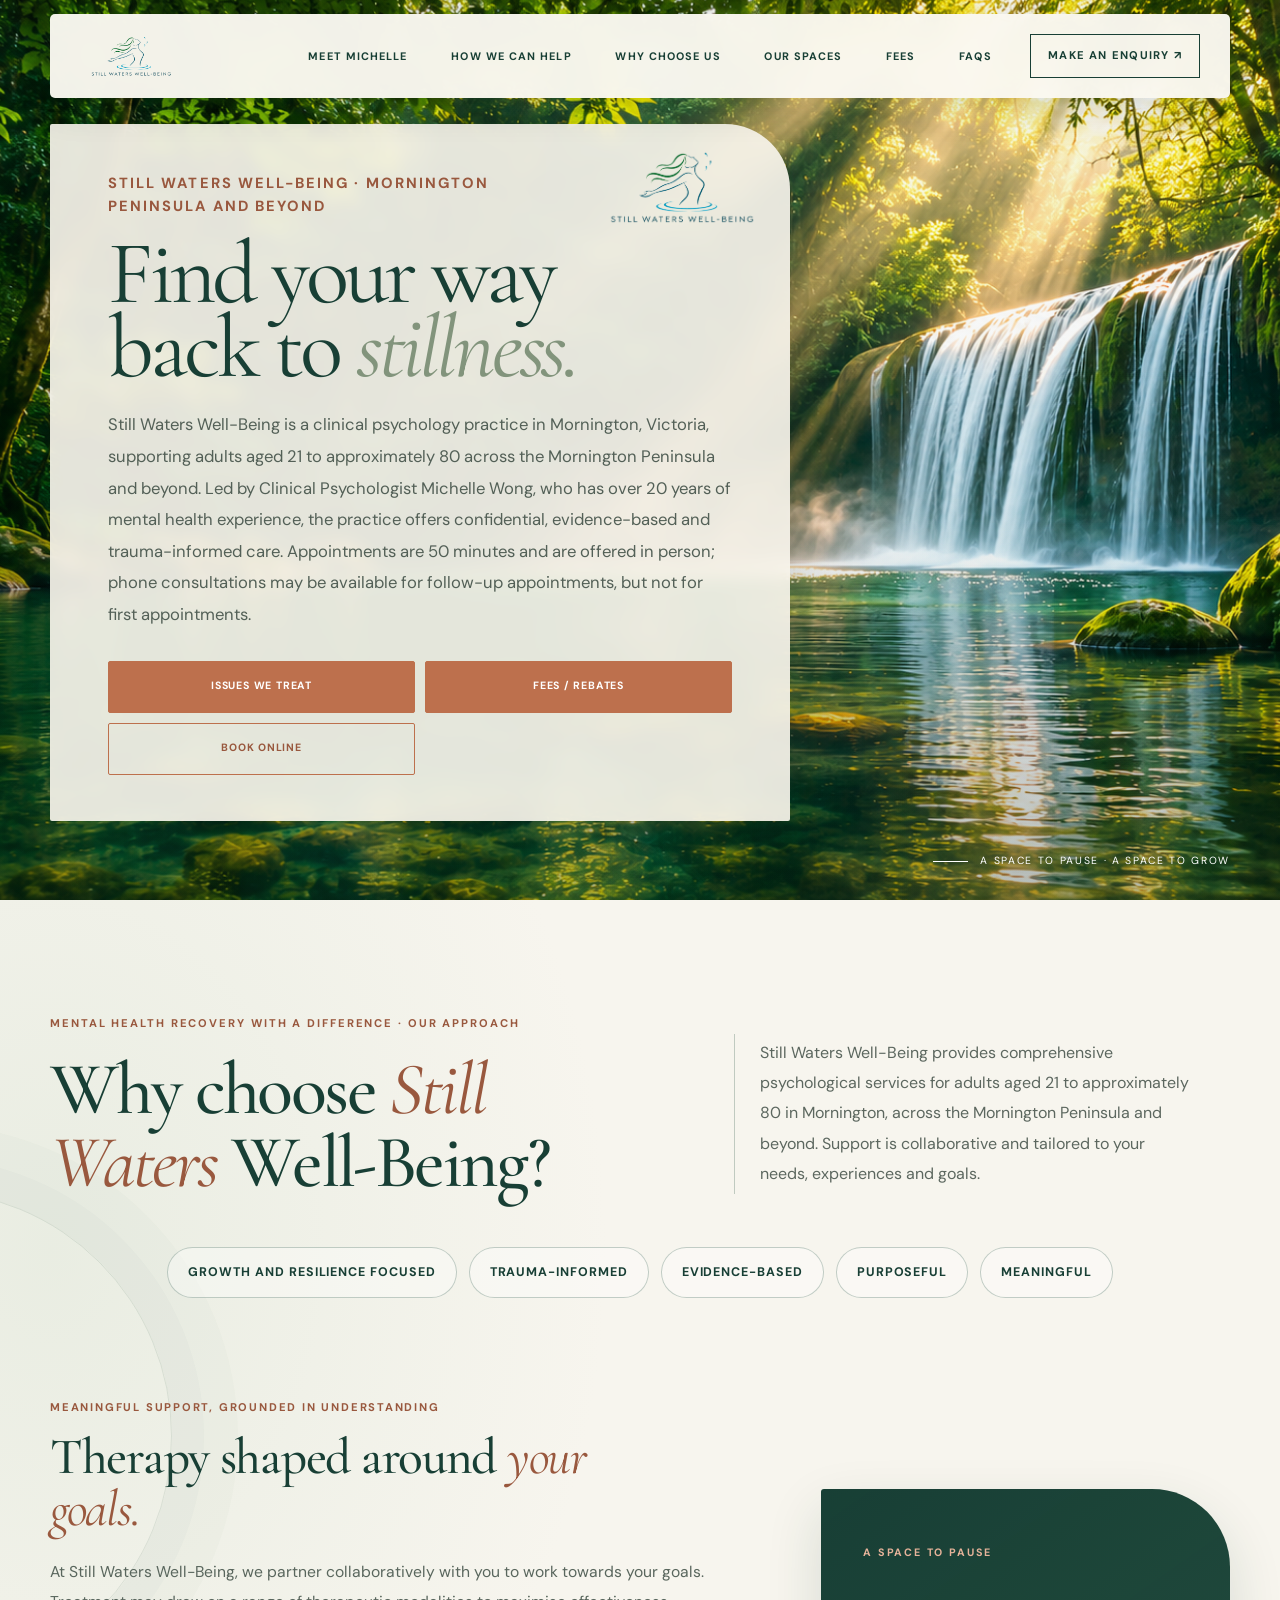
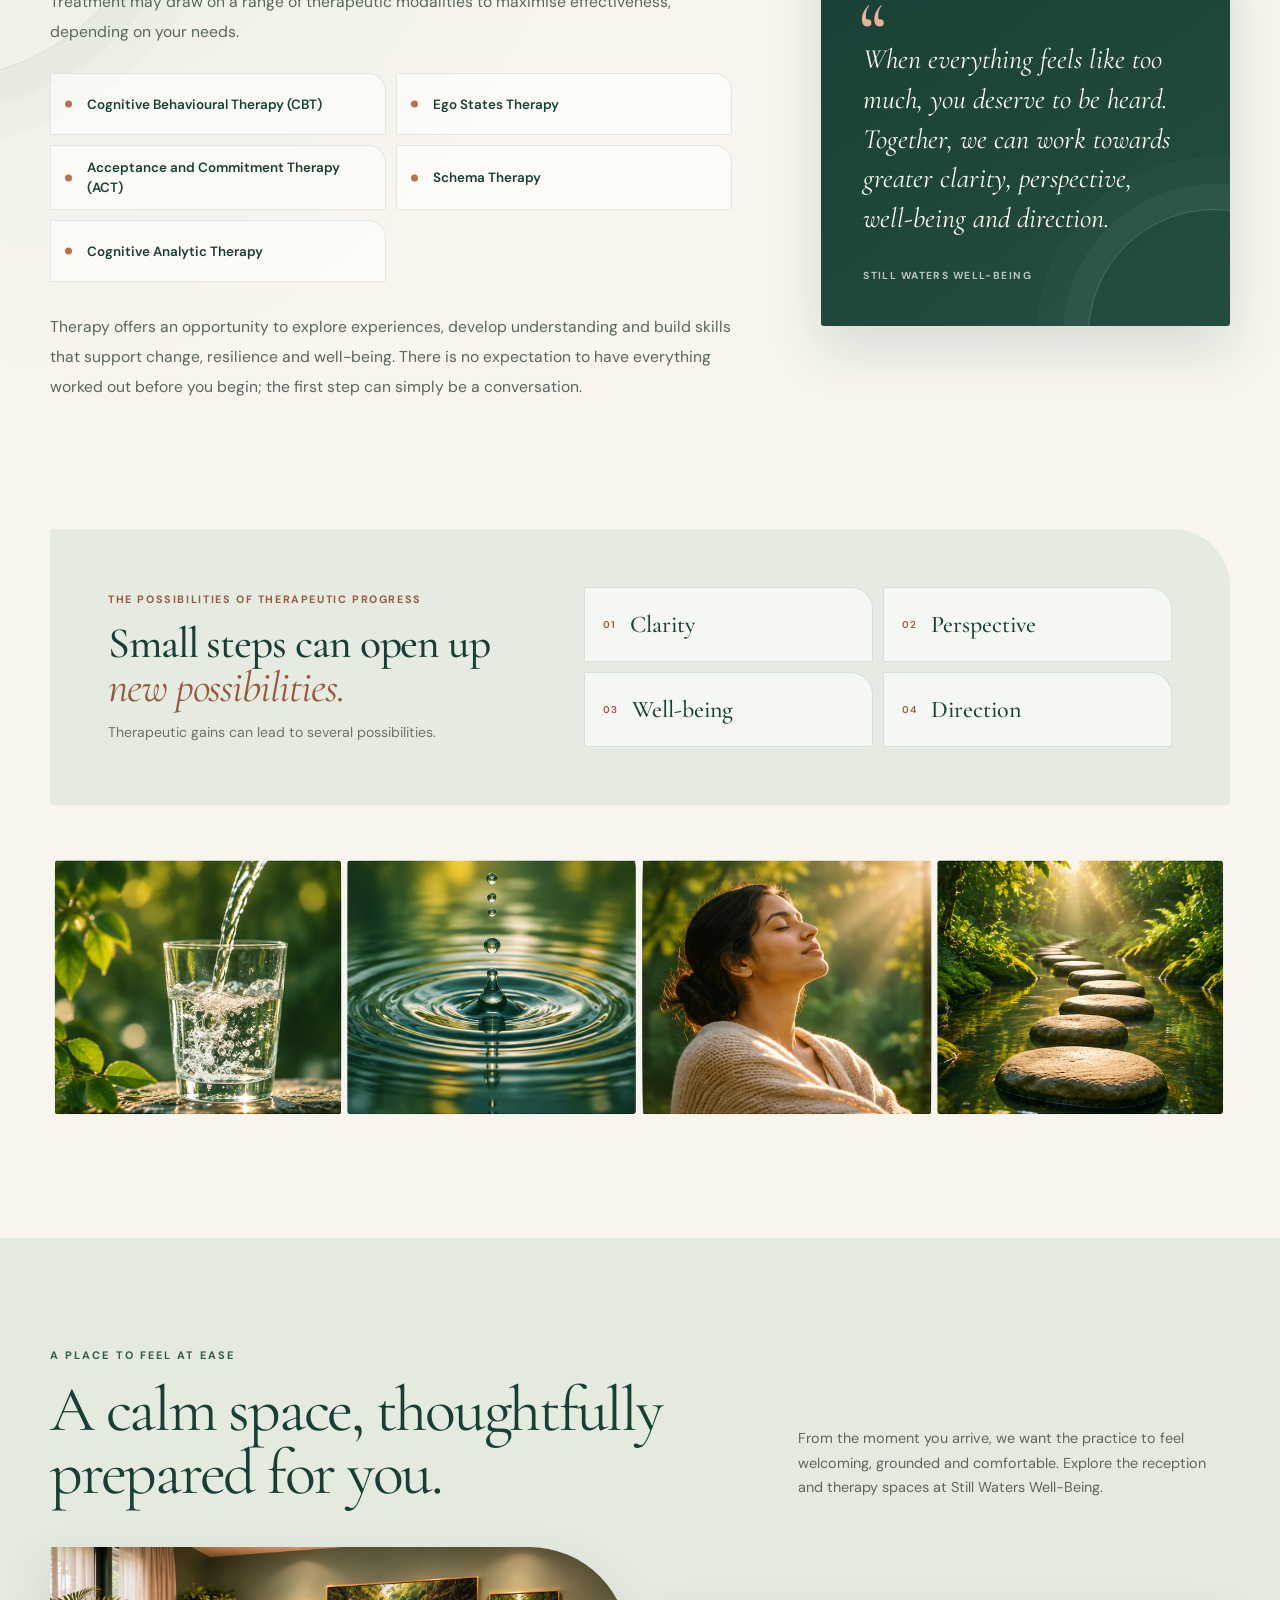
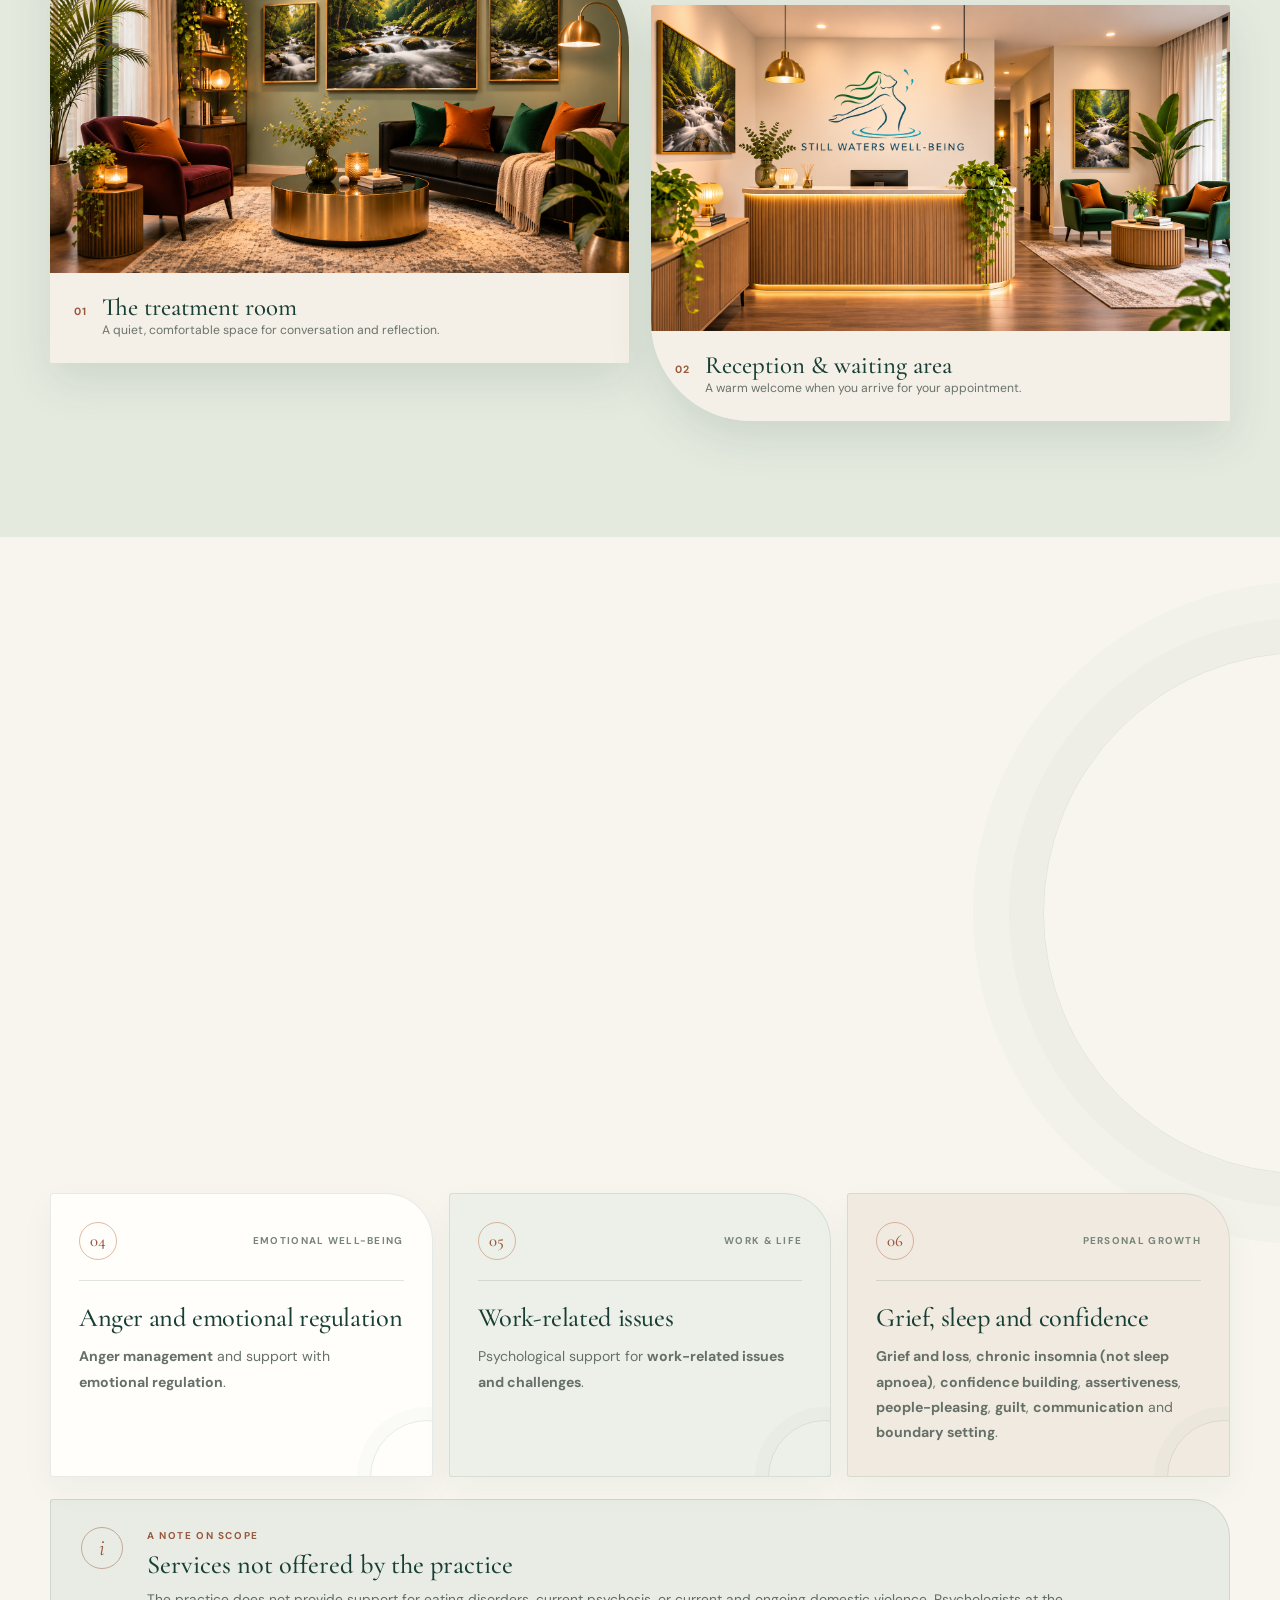
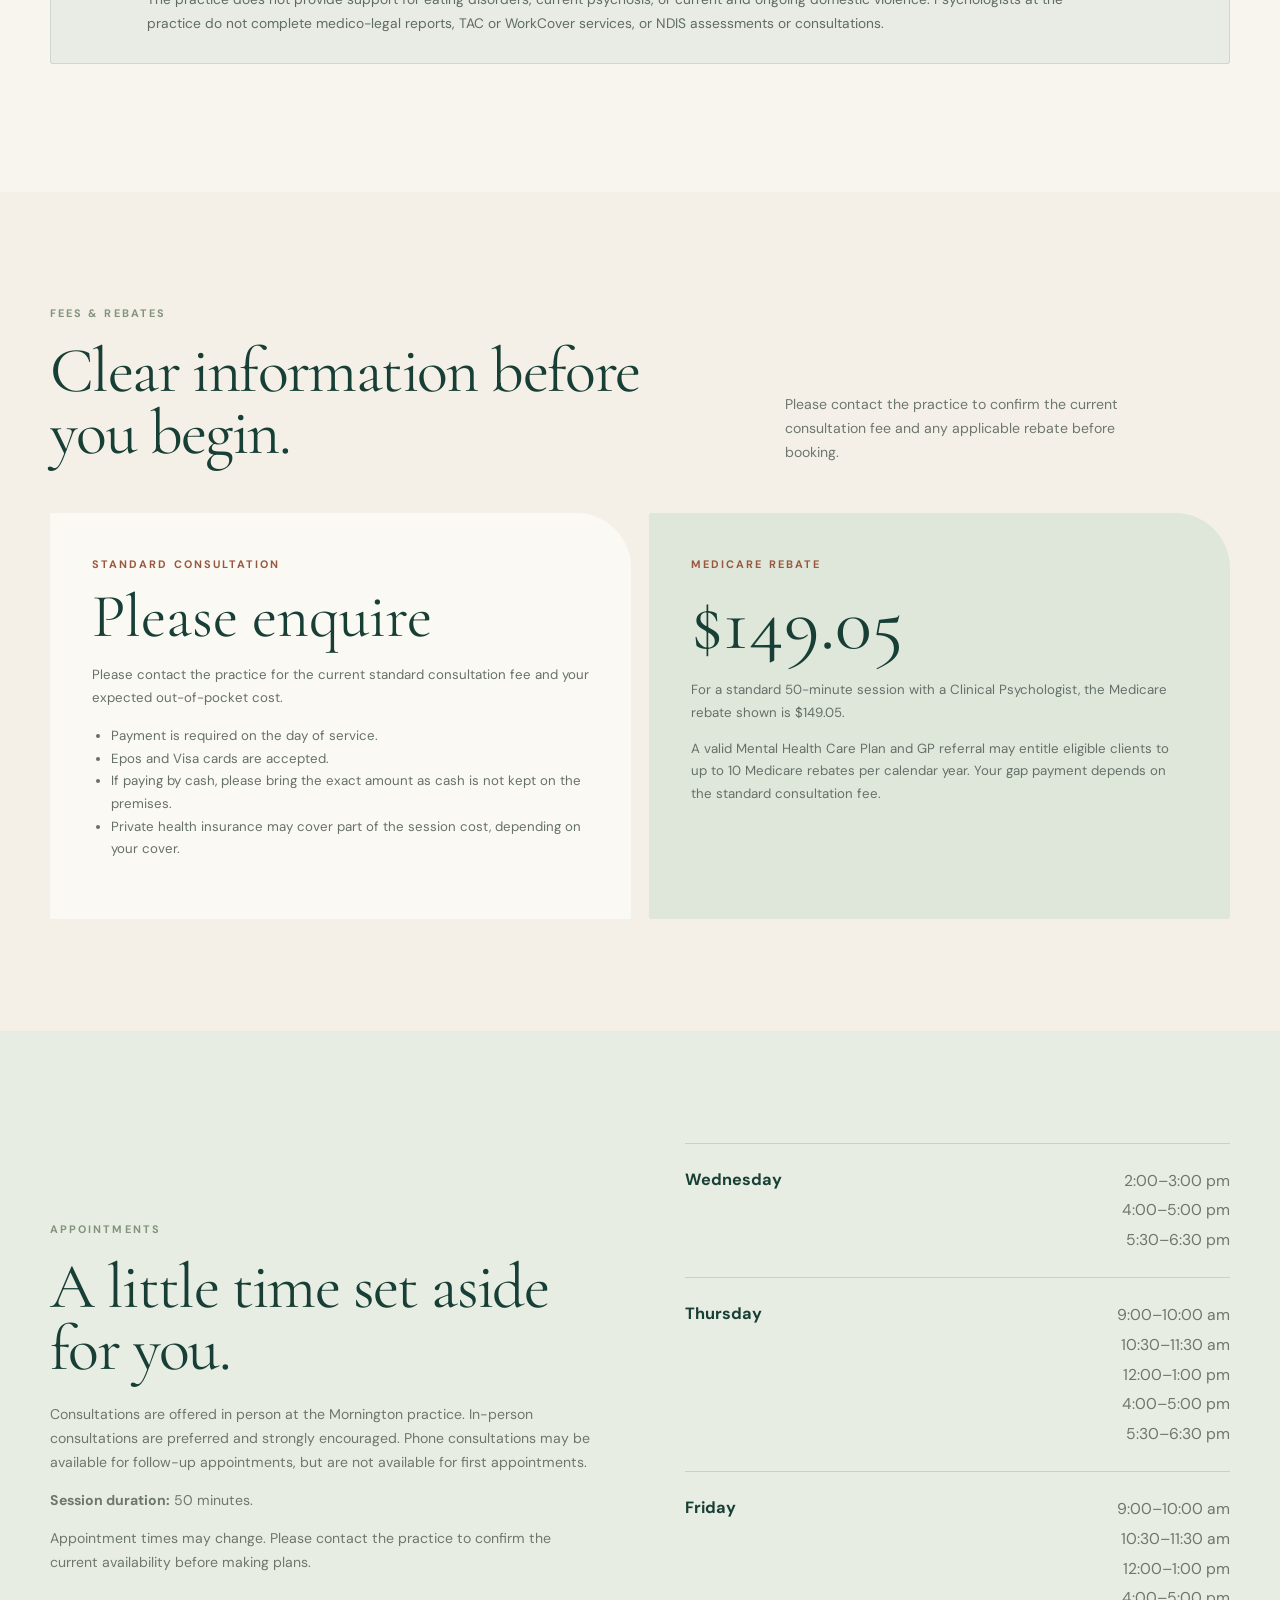
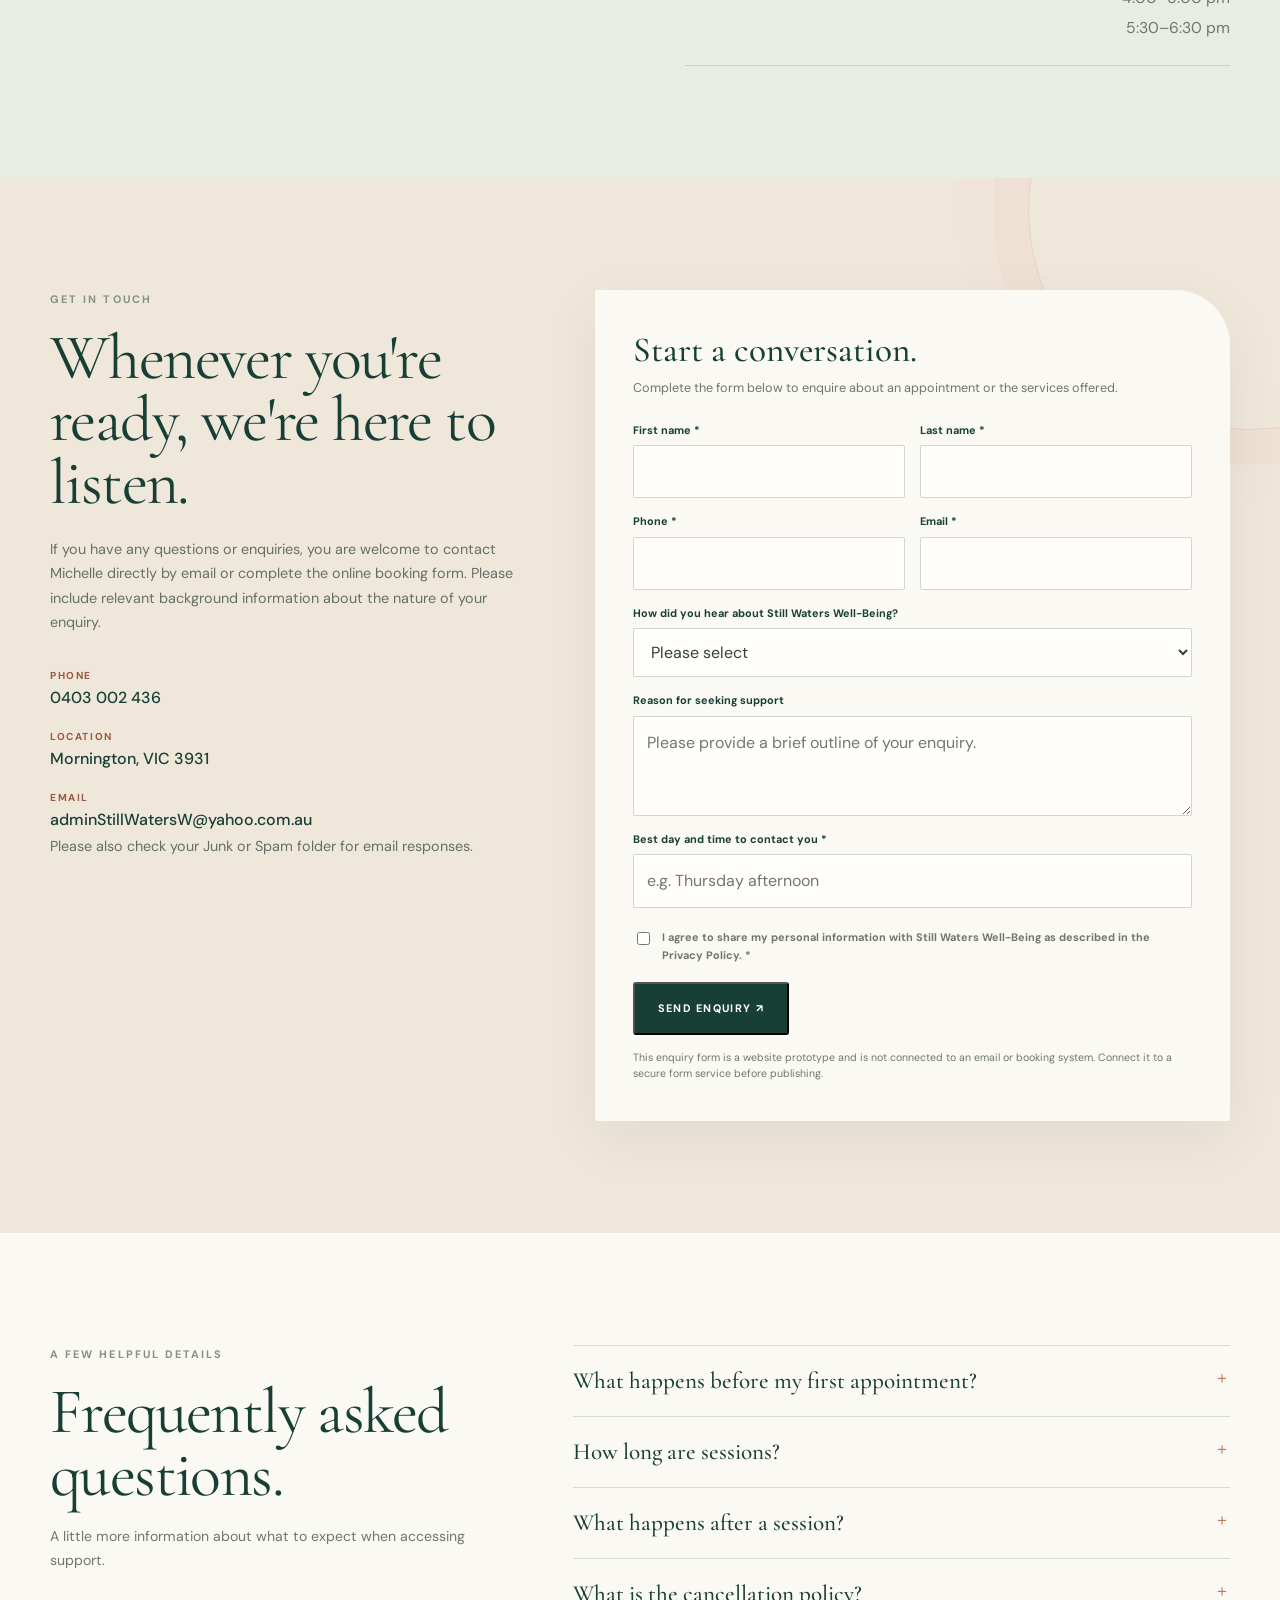
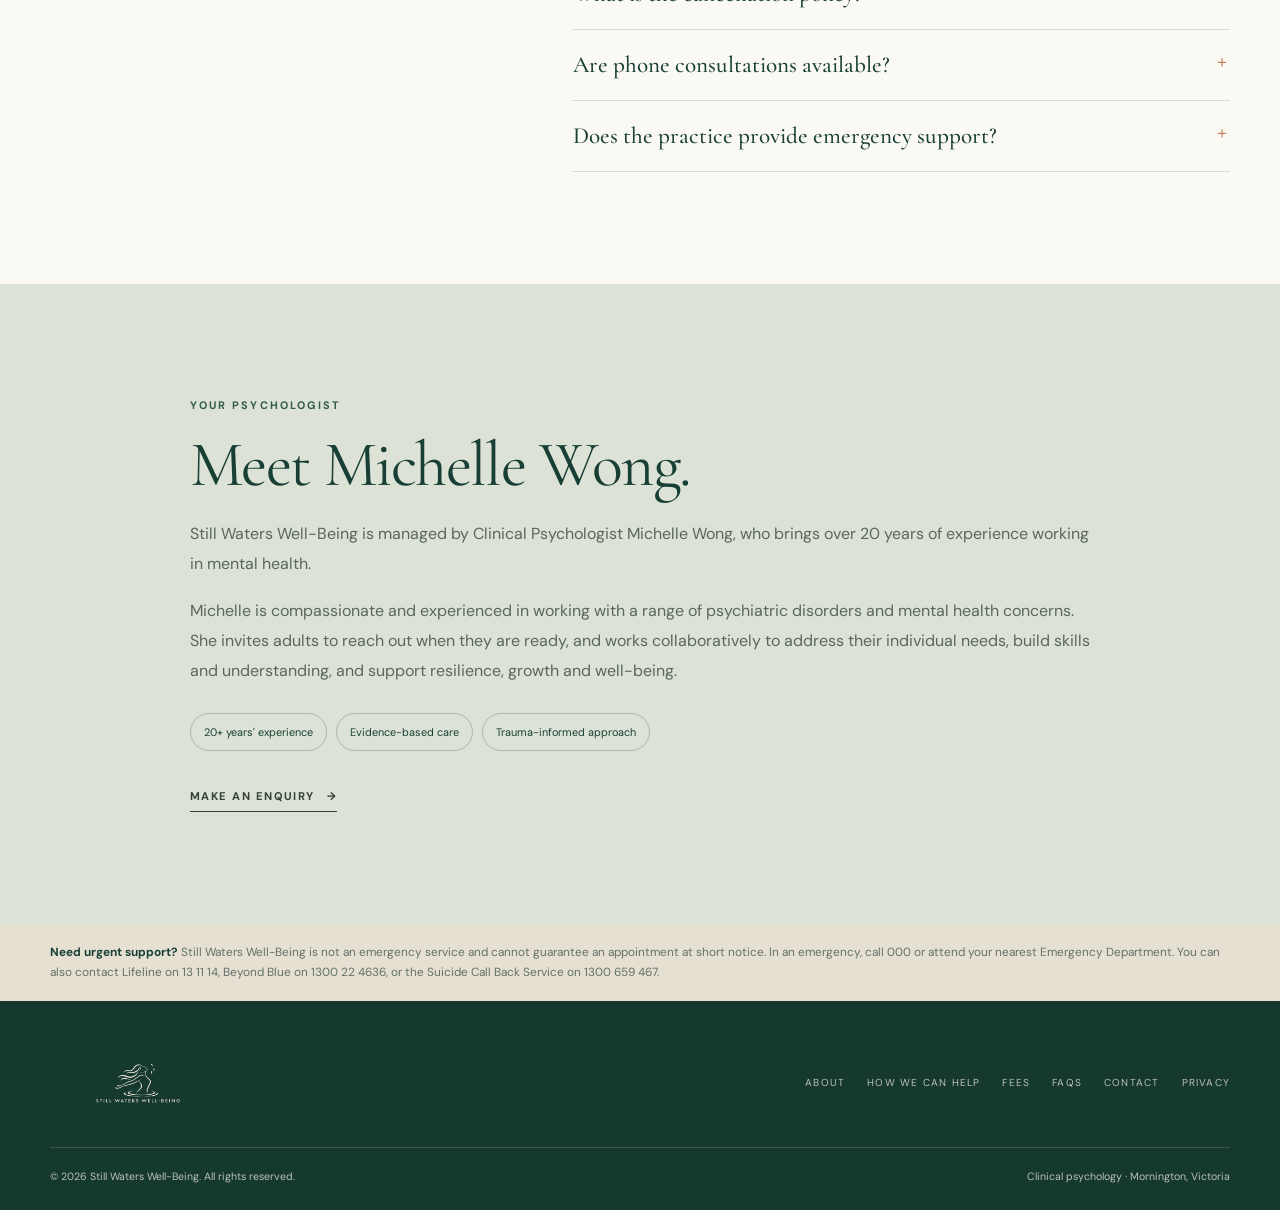
<file: index.html>
<!DOCTYPE html>
<html lang="en">
<head>
  <meta charset="UTF-8">
  <meta name="viewport" content="width=device-width, initial-scale=1">
  <meta name="theme-color" content="#f4f0e7">
  <meta name="description" content="Still Waters Well-Being offers compassionate, confidential, evidence-based psychological support in Mornington and the Mornington Peninsula.">
  <title>Still Waters Well-Being | Find your way back to stillness</title>
  <link rel="preconnect" href="https://fonts.googleapis.com">
  <link rel="preconnect" href="https://fonts.gstatic.com" crossorigin>
  <link href="https://fonts.googleapis.com/css2?family=Cormorant+Garamond:ital,wght@0,400;0,500;0,600;1,400;1,500&family=DM+Sans:wght@400;500;600;700&display=swap" rel="stylesheet">
  <link rel="stylesheet" href="styles.css">
</head>
<body>
<header class="hero" id="home">
  <nav class="site-nav" aria-label="Main navigation">
    <div class="wrap nav-inner">
      <a class="brand" href="#home" aria-label="Still Waters Well-Being home"><img src="assets/still-waters-logo.png" alt="Still Waters Well-Being"></a>
      <div class="nav-links" id="navLinks">
        <a href="#about">Meet Michelle</a><a href="#support">How we can help</a><a href="#why-choose">Why choose us</a><a href="#practice-spaces">Our spaces</a><a href="#fees">Fees</a><a href="#faqs">FAQs</a>
      </div>
      <a class="nav-cta" href="#contact">Make an enquiry ↗</a>
      <button class="menu-toggle" id="menuToggle" aria-label="Open navigation" aria-expanded="false">Menu</button>
    </div>
  </nav>
  <div class="wrap hero-content">
    <div class="hero-card">
      <img class="hero-card-logo" src="assets/still-waters-logo-transparent.png" alt="Still Waters Well-Being logo">
      <p class="hero-location">Still Waters Well-Being · Mornington Peninsula and beyond</p>
      <h1>Find your way<br>back to <em>stillness.</em></h1>
      <p class="hero-intro">Still Waters Well-Being is a clinical psychology practice in Mornington, Victoria, supporting adults aged 21 to approximately 80 across the Mornington Peninsula and beyond. Led by Clinical Psychologist Michelle Wong, who has over 20 years of mental health experience, the practice offers confidential, evidence-based and trauma-informed care. Appointments are 50 minutes and are offered in person; phone consultations may be available for follow-up appointments, but not for first appointments.</p>
      <div class="hero-quick-actions" aria-label="Quick links">
        <a class="hero-quick-button" href="#support">Issues We Treat</a>
        <a class="hero-quick-button" href="#fees">Fees / Rebates</a>
        <a class="hero-quick-button hero-quick-button-secondary" href="#contact">Book Online</a>
      </div>
    </div>
  </div>
  <div class="hero-note">A space to pause · A space to grow</div>
</header>

<main>

  <section class="why-section" id="why-choose" aria-labelledby="why-title">
    <div class="wrap why-wrap">
      <div class="why-heading reveal">
        <div class="why-heading-main">
          <div class="eyebrow">Mental health recovery with a difference · Our approach</div>
          <h2 id="why-title">Why choose <em>Still Waters</em> Well-Being?</h2>
        </div>
        <p>Still Waters Well-Being provides comprehensive psychological services for adults aged 21 to approximately 80 in Mornington, across the Mornington Peninsula and beyond. Support is collaborative and tailored to your needs, experiences and goals.</p>
      </div>
      <div class="why-principles" aria-label="Practice principles">
        <div class="why-principle"><strong>Growth and resilience focused</strong></div>
        <div class="why-principle"><strong>Trauma-informed</strong></div>
        <div class="why-principle"><strong>Evidence-based</strong></div>
        <div class="why-principle"><strong>Purposeful</strong></div>
        <div class="why-principle"><strong>Meaningful</strong></div>
      </div>
      <div class="why-details">
        <div class="why-detail-copy reveal">
          <div class="eyebrow">Meaningful support, grounded in understanding</div>
          <h3>Therapy shaped around <em>your goals.</em></h3>
          <p>At Still Waters Well-Being, we partner collaboratively with you to work towards your goals. Treatment may draw on a range of therapeutic modalities to maximise effectiveness, depending on your needs.</p>
          <ul class="therapy-list">
            <li>Cognitive Behavioural Therapy (CBT)</li>
            <li>Ego States Therapy</li>
            <li>Acceptance and Commitment Therapy (ACT)</li>
            <li>Schema Therapy</li>
            <li>Cognitive Analytic Therapy</li>
          </ul>
          <p>Therapy offers an opportunity to explore experiences, develop understanding and build skills that support change, resilience and well-being. There is no expectation to have everything worked out before you begin; the first step can simply be a conversation.</p>
        </div>
        <aside class="why-note reveal">
          <span class="why-note-mark">A space to pause</span>
          <span class="why-note-ornament" aria-hidden="true">“</span>
          <p>When everything feels like too much, you deserve to be heard. Together, we can work towards greater clarity, perspective, well-being and direction.</p>
          <span class="why-note-signoff">Still Waters Well-Being</span>
        </aside>
      </div>
      <div class="outcomes reveal">
        <div class="outcomes-heading">
          <div class="eyebrow">The possibilities of therapeutic progress</div>
          <h3>Small steps can open up <em>new possibilities.</em></h3>
          <p>Therapeutic gains can lead to several possibilities.</p>
        </div>
        <div class="outcome-words" aria-label="Therapeutic outcomes">
          <span><i>01</i>Clarity</span><span><i>02</i>Perspective</span><span><i>03</i>Well-being</span><span><i>04</i>Direction</span>
        </div>
      </div>
      <div class="why-photo-strip reveal">
        <img src="assets/serene-wellness-collage.png"
             alt="A glass being filled with water, ripples across still water, a woman pausing in the sunlight, and a peaceful stepping-stone path through a green forest">
      </div>
    </div>
  </section>

  <section class="practice-spaces" id="practice-spaces" aria-labelledby="practice-spaces-title">
    <div class="wrap">
      <div class="practice-spaces-heading reveal">
        <div><div class="eyebrow">A place to feel at ease</div><h2 id="practice-spaces-title">A calm space, thoughtfully prepared for you.</h2></div>
        <p>From the moment you arrive, we want the practice to feel welcoming, grounded and comfortable. Explore the reception and therapy spaces at Still Waters Well-Being.</p>
      </div>
      <div class="practice-gallery">
        <figure class="practice-photo practice-photo-treatment reveal">
          <img src="assets/practice-treatment-room.png" alt="Still Waters Well-Being treatment room with comfortable seating, emerald-green and burnt-orange cushions, warm lighting and nature artwork" loading="lazy" width="1672" height="941">
          <figcaption><span>01</span><strong>The treatment room</strong><small>A quiet, comfortable space for conversation and reflection.</small></figcaption>
        </figure>
        <figure class="practice-photo practice-photo-reception reveal">
          <img src="assets/practice-reception.png" alt="Still Waters Well-Being reception area with timber reception desk, practice logo, warm lighting and a welcoming waiting area" loading="lazy" width="1672" height="941">
          <figcaption><span>02</span><strong>Reception &amp; waiting area</strong><small>A warm welcome when you arrive for your appointment.</small></figcaption>
        </figure>
      </div>
    </div>
  </section>

  <section class="section support" id="support" aria-labelledby="support-title">
    <div class="wrap support-wrap">
      <div class="support-heading reveal">
        <div>
          <div class="eyebrow">How we can help</div>
          <h2 id="support-title">Support for the things that feel difficult.</h2>
        </div>
        <p>Warm, confidential psychological support for adults navigating mental health concerns and life challenges. Explore the areas the practice works with below.</p>
      </div>

      <div class="support-grid">
        <article class="support-card reveal">
          <div class="support-card-top"><span class="support-index">01</span><span class="support-kicker">Anxiety &amp; mood</span></div>
          <h3>Anxiety and mood disorders</h3>
          <p><strong>Panic attacks</strong>, <strong>social anxiety</strong>, <strong>general anxiety disorder</strong>, <strong>obsessive-compulsive disorders</strong> and <strong>depression</strong>.</p>
        </article>

        <article class="support-card reveal">
          <div class="support-card-top"><span class="support-index">02</span><span class="support-kicker">Connection &amp; relationships</span></div>
          <h3>Relationship issues</h3>
          <p><strong>Spouse conflict</strong>, <strong>affairs</strong>, <strong>parent relationships</strong>, <strong>work relationships</strong> and <strong>family relationships</strong>.</p>
        </article>

        <article class="support-card reveal">
          <div class="support-card-top"><span class="support-index">03</span><span class="support-kicker">Trauma &amp; recovery</span></div>
          <h3>Trauma, PTSD and complex trauma</h3>
          <p>Experiences related to <strong>bullying</strong>, <strong>physical assault</strong>, <strong>sexual abuse</strong>, <strong>accidents</strong>, <strong>family-of-origin issues</strong>, <strong>childhood traumas</strong> and <strong>past domestic violence ONLY (not ongoing)</strong>.</p>
        </article>

        <article class="support-card reveal">
          <div class="support-card-top"><span class="support-index">04</span><span class="support-kicker">Emotional well-being</span></div>
          <h3>Anger and emotional regulation</h3>
          <p><strong>Anger management</strong> and support with <strong>emotional regulation</strong>.</p>
        </article>

        <article class="support-card reveal">
          <div class="support-card-top"><span class="support-index">05</span><span class="support-kicker">Work &amp; life</span></div>
          <h3>Work-related issues</h3>
          <p>Psychological support for <strong>work-related issues and challenges</strong>.</p>
        </article>

        <article class="support-card reveal">
          <div class="support-card-top"><span class="support-index">06</span><span class="support-kicker">Personal growth</span></div>
          <h3>Grief, sleep and confidence</h3>
          <p><strong>Grief and loss</strong>, <strong>chronic insomnia (not sleep apnoea)</strong>, <strong>confidence building</strong>, <strong>assertiveness</strong>, <strong>people-pleasing</strong>, <strong>guilt</strong>, <strong>communication</strong> and <strong>boundary setting</strong>.</p>
        </article>
      </div>

      <aside class="support-scope reveal" aria-label="Services outside the practice's scope">
        <div class="support-scope-mark" aria-hidden="true">i</div>
        <div class="support-scope-copy">
          <span class="support-scope-label">A note on scope</span>
          <h3>Services not offered by the practice</h3>
          <p>The practice does not provide support for eating disorders, current psychosis, or current and ongoing domestic violence. Psychologists at the practice do not complete medico-legal reports, TAC or WorkCover services, or NDIS assessments or consultations.</p>
        </div>
      </aside>
    </div>
  </section>

  <section class="section fees" id="fees">
    <div class="wrap">
      <div class="section-top reveal"><div><div class="eyebrow">Fees &amp; rebates</div><h2>Clear information before you begin.</h2></div><p>Please contact the practice to confirm the current consultation fee and any applicable rebate before booking.</p></div>
      <div class="fees-grid">
        <div class="fee-panel reveal"><div class="eyebrow">Standard consultation</div><div class="fee-price fee-enquire">Please enquire</div><p>Please contact the practice for the current standard consultation fee and your expected out-of-pocket cost.</p><ul><li>Payment is required on the day of service.</li><li>Epos and Visa cards are accepted.</li><li>If paying by cash, please bring the exact amount as cash is not kept on the premises.</li><li>Private health insurance may cover part of the session cost, depending on your cover.</li></ul></div>
        <div class="fee-panel dark reveal"><div class="eyebrow">Medicare rebate</div><div class="fee-price">$149.05</div><p>For a standard 50-minute session with a Clinical Psychologist, the Medicare rebate shown is $149.05.</p><p>A valid Mental Health Care Plan and GP referral may entitle eligible clients to up to 10 Medicare rebates per calendar year. Your gap payment depends on the standard consultation fee.</p></div>
      </div>
    </div>
  </section>

  <section class="section availability" id="availability">
    <div class="wrap availability-grid">
      <div class="reveal"><div class="eyebrow">Appointments</div><h2>A little time set aside for you.</h2><p>Consultations are offered in person at the Mornington practice. In-person consultations are preferred and strongly encouraged. Phone consultations may be available for follow-up appointments, but are not available for first appointments.</p><p><strong>Session duration:</strong> 50 minutes.</p><p>Appointment times may change. Please contact the practice to confirm the current availability before making plans.</p></div>
      <div class="reveal"><div class="hours appointment-slots">
        <div class="hour-row"><strong>Wednesday</strong><span>2:00–3:00 pm<br>4:00–5:00 pm<br>5:30–6:30 pm</span></div>
        <div class="hour-row"><strong>Thursday</strong><span>9:00–10:00 am<br>10:30–11:30 am<br>12:00–1:00 pm<br>4:00–5:00 pm<br>5:30–6:30 pm</span></div>
        <div class="hour-row"><strong>Friday</strong><span>9:00–10:00 am<br>10:30–11:30 am<br>12:00–1:00 pm<br>4:00–5:00 pm<br>5:30–6:30 pm</span></div>
      </div></div>
    </div>
  </section>

    <section class="section contact" id="contact">
    <div class="wrap contact-grid">
      <div class="contact-copy reveal"><div class="eyebrow">Get in touch</div><h2>Whenever you're ready, we're here to listen.</h2><p>If you have any questions or enquiries, you are welcome to contact Michelle directly by email or complete the online booking form. Please include relevant background information about the nature of your enquiry.</p>
        <div class="contact-details">
          <div class="contact-detail"><span>Phone</span><strong><a href="tel:0403002436">0403 002 436</a></strong></div>
          <div class="contact-detail"><span>Location</span><strong>Mornington, VIC 3931</strong></div>
          <div class="contact-detail"><span>Email</span><strong><a href="mailto:adminStillWatersW@yahoo.com.au">adminStillWatersW@yahoo.com.au</a></strong></div>
        </div>
        <p class="spam-note">Please also check your Junk or Spam folder for email responses.</p>
      </div>
      <form class="contact-form reveal" id="enquiryForm">
        <h3>Start a conversation.</h3><p>Complete the form below to enquire about an appointment or the services offered.</p>
        <div class="form-grid">
          <div class="field"><label for="firstName">First name *</label><input id="firstName" name="firstName" required autocomplete="given-name"></div>
          <div class="field"><label for="lastName">Last name *</label><input id="lastName" name="lastName" required autocomplete="family-name"></div>
          <div class="field"><label for="phone">Phone *</label><input id="phone" name="phone" type="tel" required autocomplete="tel"></div>
          <div class="field"><label for="email">Email *</label><input id="email" name="email" type="email" required autocomplete="email"></div>
          <div class="field full"><label for="source">How did you hear about Still Waters Well-Being?</label><select id="source" name="source"><option value="">Please select</option><option>GP / Medical professional</option><option>Friend / Word of mouth</option><option>Walked past</option><option>Google / Online</option></select></div>
          <div class="field full"><label for="reason">Reason for seeking support</label><textarea id="reason" name="reason" placeholder="Please provide a brief outline of your enquiry."></textarea></div>
          <div class="field full"><label for="contactTime">Best day and time to contact you *</label><input id="contactTime" name="contactTime" required placeholder="e.g. Thursday afternoon"></div>
        </div>
        <label class="consent"><input type="checkbox" required><span>I agree to share my personal information with Still Waters Well-Being as described in the Privacy Policy. *</span></label>
        <button class="btn btn-forest" type="submit">Send enquiry ↗</button>
        <p class="form-disclaimer">This enquiry form is a website prototype and is not connected to an email or booking system. Connect it to a secure form service before publishing.</p>
      </form>
    </div>
  </section>

    <section class="section faq" id="faqs">
    <div class="wrap faq-grid">
      <div class="faq-intro reveal"><div class="eyebrow">A few helpful details</div><h2>Frequently asked questions.</h2><p>A little more information about what to expect when accessing support.</p></div>
      <div class="faq-list reveal">
        <details><summary>What happens before my first appointment?</summary><p>Before services commence, you will be asked to complete an online intake form. This form collects personal information such as your contact details and relevant background information. It also outlines the practice's service policies for your review and consent.</p></details>
        <details><summary>How long are sessions?</summary><p>Sessions are 50 minutes, allowing time for therapeutic exploration and guidance tailored to your needs.</p></details>
        <details><summary>What happens after a session?</summary><p>Following your session, your clinician allocates an additional 10–30 minutes to administrative responsibilities, including completing detailed session notes. For clients with a GP Mental Health Treatment Plan and GP referral, periodic updates to the referring GP may also be completed to support continuity of care.</p></details>
        <details><summary>What is the cancellation policy?</summary><p>Please provide at least two business days’ notice (Monday to Friday) for appointment changes or cancellations. Late cancellations or non-attendance incur 100% of the scheduled fee. To make changes or cancel, email adminStillWatersW@yahoo.com.au or leave an SMS message on 0403 002 436.</p></details>
        <details><summary>Are phone consultations available?</summary><p>Phone consultations may be available for follow-up appointments, but are not offered for first appointments. In-person consultations at the Mornington practice are preferred and strongly encouraged.</p></details>
        <details><summary>Does the practice provide emergency support?</summary><p>No. Still Waters Well-Being is not an emergency service and cannot guarantee an appointment at short notice. If you need immediate help, contact emergency services or attend your nearest hospital emergency department. Support contacts are listed below.</p></details>
      </div>
    </div>
  </section>



  <section class="section about" id="about">
    <div class="wrap about-grid about-text-only">
      <div class="about-copy reveal">
        <div class="eyebrow">Your psychologist</div><h2>Meet Michelle Wong.</h2>
        <p>Still Waters Well-Being is managed by Clinical Psychologist Michelle Wong, who brings over 20 years of experience working in mental health.</p>
        <p>Michelle is compassionate and experienced in working with a range of psychiatric disorders and mental health concerns. She invites adults to reach out when they are ready, and works collaboratively to address their individual needs, build skills and understanding, and support resilience, growth and well-being.</p>
        <div class="facts"><span class="fact">20+ years' experience</span><span class="fact">Evidence-based care</span><span class="fact">Trauma-informed approach</span></div>
        <a class="underlink" href="#contact">Make an enquiry <span>→</span></a>
      </div>
    </div>
  </section>
</main>

<aside class="emergency"><div class="wrap"><strong>Need urgent support?</strong> Still Waters Well-Being is not an emergency service and cannot guarantee an appointment at short notice. In an emergency, call 000 or attend your nearest Emergency Department. You can also contact Lifeline on 13 11 14, Beyond Blue on 1300 22 4636, or the Suicide Call Back Service on 1300 659 467.</div></aside>
<footer class="footer"><div class="wrap">
  <div class="footer-top"><a class="brand" href="#home"><img src="assets/still-waters-logo-beige.png" alt="Still Waters Well-Being"></a><div class="footer-links"><a href="#about">About</a><a href="#support">How we can help</a><a href="#fees">Fees</a><a href="#faqs">FAQs</a><a href="#contact">Contact</a><a href="#">Privacy</a></div></div>
  <div class="footer-bottom"><span>© <span id="year"></span> Still Waters Well-Being. All rights reserved.</span><span>Clinical psychology · Mornington, Victoria</span></div>
</div></footer>

<script>
  const toggle = document.getElementById('menuToggle');
  const links = document.getElementById('navLinks');
  toggle.addEventListener('click', () => {
    const open = links.classList.toggle('open');
    toggle.setAttribute('aria-expanded', String(open));
    toggle.textContent = open ? 'Close' : 'Menu';
  });
  links.querySelectorAll('a').forEach(link => link.addEventListener('click', () => {
    links.classList.remove('open');
    toggle.setAttribute('aria-expanded', 'false');
    toggle.textContent = 'Menu';
  }));
  document.getElementById('year').textContent = new Date().getFullYear();
  if ('IntersectionObserver' in window) {
    const observer = new IntersectionObserver(entries => entries.forEach(entry => {
      if (entry.isIntersecting) { entry.target.classList.add('visible'); observer.unobserve(entry.target); }
    }), { threshold: .12 });
    document.querySelectorAll('.reveal').forEach(el => observer.observe(el));
  } else {
    document.querySelectorAll('.reveal').forEach(el => el.classList.add('visible'));
  }
  document.getElementById('enquiryForm').addEventListener('submit', event => {
    event.preventDefault();
    alert('Thank you for your enquiry. This demonstration form is not connected yet. Please contact the practice by phone or email.');
  });
</script>
</body>
</html>
</file>
<file: styles.css>
:root {
      --forest:#183f35; --forest-2:#315b4b; --sage:#82947c; --sage-light:#dce2d5;
      --cream:#f4f0e7; --paper:#fbf9f4; --sand:#e8dfce; --terra:#bd704d;
      --terra-dark:#99583e; --ink:#344139; --muted:#6d776e; --line:rgba(24,63,53,.16);
      --serif:"Cormorant Garamond",Georgia,serif; --sans:"DM Sans",Arial,sans-serif;
      --max:1180px;
    }
    *{box-sizing:border-box}
    html{scroll-behavior:smooth}
    body{margin:0;background:var(--paper);color:var(--ink);font-family:var(--sans);line-height:1.7}
    a{color:inherit;text-decoration:none}
    button,input,select,textarea{font:inherit}
    img{max-width:100%;display:block}
    .wrap{width:min(var(--max),calc(100% - 56px));margin:auto}
    .eyebrow{font-size:.68rem;letter-spacing:.19em;text-transform:uppercase;font-weight:700;color:var(--sage)}
    .serif{font-family:var(--serif);font-weight:400}
    h1,h2,h3,p{margin-top:0}
    h2{font:400 clamp(2.8rem,5vw,4.9rem)/.98 var(--serif);letter-spacing:-.025em;color:var(--forest)}
    .btn{display:inline-flex;align-items:center;gap:13px;background:var(--terra);color:white;padding:15px 23px;border-radius:3px;font-size:.68rem;letter-spacing:.12em;text-transform:uppercase;font-weight:700;transition:.25s}
    .btn:hover{background:var(--terra-dark);transform:translateY(-2px)}
    .btn-forest{background:var(--forest)} .btn-forest:hover{background:var(--forest-2)}
    .underlink{display:inline-flex;align-items:center;gap:12px;border-bottom:1px solid currentColor;padding-bottom:5px;font-size:.7rem;letter-spacing:.13em;text-transform:uppercase;font-weight:700}
    /* Soft, floating navigation — deliberately unlike a corporate full-bleed header */
    .site-nav{position:absolute;z-index:10;top:22px;left:0;right:0}
    .nav-inner{min-height:82px;padding:10px 22px 10px 18px;border-radius:5px;background:rgba(250,248,241,.94);backdrop-filter:blur(12px);display:flex;align-items:center;justify-content:space-between;gap:25px;box-shadow:0 10px 40px rgba(10,35,27,.08)}
    .brand img{width:188px;height:auto;max-height:68px;object-fit:contain}
    .nav-links{display:flex;align-items:center;gap:27px}
    .nav-links a{font-size:.64rem;letter-spacing:.11em;text-transform:uppercase;color:var(--forest);font-weight:700}
    .nav-links a:hover{color:var(--terra)}
    .nav-cta{border:1px solid var(--forest);padding:11px 16px;font-size:.63rem;letter-spacing:.11em;text-transform:uppercase;color:var(--forest);font-weight:700;white-space:nowrap}
    .nav-cta:hover{background:var(--forest);color:white}
    .menu-toggle{display:none;background:none;border:1px solid var(--line);padding:9px 12px;color:var(--forest)}
    /* Hero: cinematic forest, natural colour and a soft editorial text panel */
    .hero{min-height:790px;min-height:min(900px,100svh);position:relative;display:flex;align-items:center;overflow:hidden;background:#294b3e}
    .hero:before{content:"";position:absolute;inset:0;background:url("assets/forest-waterfall-hero.jpg") center 48%/cover no-repeat;transform:scale(1.02)}
    .hero:after{content:"";position:absolute;inset:0;background:linear-gradient(90deg,rgba(13,42,32,.13),rgba(13,42,32,.03) 60%),linear-gradient(0deg,rgba(10,33,25,.28),transparent 45%)}
    .hero-content{position:relative;z-index:1;padding-top:110px;padding-bottom:65px}
    .hero-card{max-width:660px;padding:46px 48px 43px;background:rgba(248,245,236,.92);backdrop-filter:blur(8px);border-radius:2px 65px 2px 2px;box-shadow:0 25px 80px rgba(7,25,18,.15)}
    .hero-card .eyebrow{color:var(--terra-dark);margin-bottom:20px}
    .hero h1{font:400 clamp(4rem,7vw,7rem)/.83 var(--serif);letter-spacing:-.045em;color:var(--forest);margin:0 0 24px}
    .hero h1 em{color:var(--sage);font-weight:400}
    .hero-intro{max-width:490px;color:#536057;font-size:.96rem;line-height:1.85;margin-bottom:28px}
    .hero-actions{display:flex;align-items:center;flex-wrap:wrap;gap:25px}
    .hero-note{position:absolute;z-index:2;right:max(28px,calc((100vw - var(--max))/2));bottom:30px;color:#fff;font-size:.65rem;letter-spacing:.16em;text-transform:uppercase;text-shadow:0 1px 8px #173d32}
    .hero-note:before{content:"";display:inline-block;width:35px;height:1px;background:#fff;vertical-align:middle;margin-right:12px}
    .intro{background:var(--cream);padding:112px 0 120px}
    .intro-grid{display:grid;grid-template-columns:.65fr 1.35fr;gap:90px;align-items:start}
    .intro-aside{padding-top:10px}
    .round-mark{width:78px;height:78px;border:1px solid rgba(24,63,53,.3);border-radius:50%;display:grid;place-items:center;color:var(--terra);font:italic 2.3rem var(--serif);margin:0 0 25px}
    .intro-aside p{max-width:230px;color:var(--muted);font:italic 1.35rem/1.35 var(--serif)}
    .intro h2{max-width:780px;margin-bottom:25px}
    .intro h2 em{color:var(--terra);font-weight:400}
    .intro-copy{max-width:720px;color:#5c675f;font-size:.94rem}
    .intro-copy p{margin-bottom:15px}
    .section{padding:112px 0}
    .section-top{display:grid;grid-template-columns:1fr .65fr;gap:50px;align-items:end;margin-bottom:48px}
    .section-top .eyebrow{margin-bottom:17px}
    .section-top h2{max-width:680px;margin:0}
    .section-top p{color:var(--muted);font-size:.88rem;max-width:350px;margin:0}
    /* Support: soft botanical tiles, not rigid dark corporate cards */
    .support{background:var(--paper)}
    .support-grid{display:grid;grid-template-columns:repeat(3,1fr);gap:15px}
    .support-card{position:relative;min-height:255px;padding:29px 28px 27px;background:var(--cream);border-radius:2px 42px 2px 2px;transition:transform .25s,background .25s}
    .support-card:nth-child(2),.support-card:nth-child(5){background:#e8ede4}
    .support-card:nth-child(3),.support-card:nth-child(6){background:#f0e7db}
    .support-card:hover{transform:translateY(-5px);background:#e1e8dc}
    .support-card .number{font-size:.65rem;letter-spacing:.15em;color:var(--terra);font-weight:700}
    .support-card h3{font:500 1.85rem/1.05 var(--serif);color:var(--forest);margin:31px 0 12px}
    .support-card p{font-size:.81rem;color:#69736b;margin:0}
    .support-note{margin-top:22px;padding:19px 23px;background:#eee9df;border-left:3px solid var(--terra);font-size:.76rem;color:#667168}
    .support-note strong{color:var(--forest)}
    /* Approach: full image band with rounded organic image edge */
    .approach{background:var(--forest);color:var(--cream);padding:0;overflow:hidden}
    .approach-grid{display:grid;grid-template-columns:1.05fr .95fr;min-height:660px}
    .approach-image{min-height:600px;background:url("assets/oasis-waterfall.jpg") center/cover no-repeat;border-radius:0 0 150px 0;position:relative}
    .approach-image:after{content:"";position:absolute;inset:20px 20px 20px 0;border:1px solid rgba(255,255,255,.45);border-radius:0 0 130px 0}
    .approach-copy{padding:95px clamp(40px,7vw,105px);align-self:center}
    .approach-copy .eyebrow{color:#d8a17e;margin-bottom:22px}
    .approach-copy h2{color:var(--cream);margin-bottom:25px}
    .approach-copy p{color:rgba(244,240,231,.78);font-size:.9rem}
    .quote{font:italic 1.6rem/1.35 var(--serif);color:#e5c4a9;border-left:1px solid var(--terra);padding-left:22px;margin:30px 0}
    .about{background:var(--sage-light)}
    .about-grid{display:grid;grid-template-columns:.95fr 1.05fr;gap:85px;align-items:center}
    .about-image{min-height:570px;border-radius:2px 110px 2px 2px;position:relative;overflow:hidden;background:#dce2d5}
    
    .about-copy .eyebrow{margin-bottom:20px;color:var(--forest-2)}
    .about-copy h2{margin-bottom:22px}
    .about-copy p{color:#59675d;font-size:.9rem}
    .facts{display:flex;flex-wrap:wrap;gap:9px;margin:26px 0 30px}
    .fact{padding:9px 13px;border:1px solid rgba(24,63,53,.25);border-radius:30px;color:var(--forest);font-size:.68rem}
    .fees{background:var(--cream)}
    .fees-grid{display:grid;grid-template-columns:1fr 1fr;gap:18px}
    .fee-panel{padding:42px;background:var(--paper);border-radius:2px 55px 2px 2px}
    .fee-panel.dark{background:#dfe6da}
    .fee-panel .eyebrow{color:var(--terra-dark)}
    .fee-price{font:400 clamp(3.6rem,6vw,5.5rem)/1 var(--serif);color:var(--forest);margin:12px 0 17px}
    .fee-panel p,.fee-panel li{font-size:.83rem;color:#657168}
    .fee-panel ul{padding-left:19px}
    .fee-small{border-top:1px solid var(--line);padding-top:18px;margin-top:23px;font-size:.7rem!important}
    .availability{background:#e8ede4}
    .availability-grid{display:grid;grid-template-columns:1fr 1fr;gap:90px;align-items:center}
    .availability h2{margin:17px 0 22px}
    .availability p{color:var(--muted);font-size:.88rem}
    .hours{border-top:1px solid var(--line)}
    .hour-row{display:flex;justify-content:space-between;gap:20px;padding:18px 0;border-bottom:1px solid var(--line);font-size:.86rem}
    .hour-row strong{color:var(--forest)}
    .hour-row span:last-child{text-align:right;color:var(--muted)}
    .faq{background:var(--paper)}
    .faq-grid{display:grid;grid-template-columns:.8fr 1.2fr;gap:85px}
    .faq-intro h2{margin:18px 0}
    .faq-intro p{color:var(--muted);font-size:.88rem}
    .faq-list{border-top:1px solid var(--line)}
    details{border-bottom:1px solid var(--line);padding:21px 0}
    summary{cursor:pointer;list-style:none;display:flex;justify-content:space-between;gap:20px;color:var(--forest);font:500 1.45rem var(--serif)}
    summary::-webkit-details-marker{display:none}
    summary:after{content:"＋";font:400 1rem var(--sans);color:var(--terra)}
    details[open] summary:after{content:"−"}
    details p{font-size:.82rem;color:var(--muted);max-width:720px;margin:14px 0 0}
    .contact{background:#f0e7db;position:relative;overflow:hidden}
    .contact:after{content:"";position:absolute;width:440px;height:440px;border:1px solid rgba(189,112,77,.18);border-radius:50%;right:-190px;top:-190px;box-shadow:0 0 0 35px rgba(189,112,77,.035),0 0 0 70px rgba(189,112,77,.025);pointer-events:none}
    .contact-grid{position:relative;z-index:1;display:grid;grid-template-columns:.85fr 1.15fr;gap:75px}
    .contact-copy h2{margin:18px 0 22px}
    .contact-copy p{color:#647067;font-size:.9rem}
    .contact-details{display:grid;gap:17px;margin-top:32px}
    .contact-detail span{display:block;font-size:.63rem;letter-spacing:.16em;text-transform:uppercase;color:var(--terra-dark);font-weight:700}
    .contact-detail strong{font-weight:500;color:var(--forest)}
    .contact-form{background:var(--paper);padding:38px;border-radius:2px 55px 2px 2px;box-shadow:0 18px 55px rgba(53,63,51,.07)}
    .contact-form h3{font:500 2.2rem var(--serif);color:var(--forest);margin:0 0 6px}
    .contact-form>p{font-size:.79rem;color:var(--muted);margin-bottom:22px}
    .form-grid{display:grid;grid-template-columns:1fr 1fr;gap:0 15px}
    .field{display:flex;flex-direction:column;gap:6px;margin-bottom:14px}
    .field.full{grid-column:1/-1}
    label{font-size:.68rem;font-weight:700;color:var(--forest)}
    input,select,textarea{width:100%;border:1px solid rgba(24,63,53,.2);background:#fffefa;padding:12px 13px;color:var(--ink);outline:none;border-radius:2px}
    input:focus,select:focus,textarea:focus{border-color:var(--sage);box-shadow:0 0 0 3px rgba(130,148,124,.15)}
    textarea{min-height:100px;resize:vertical}
    .consent{display:flex;align-items:flex-start;gap:9px;font-size:.68rem;color:var(--muted);margin:6px 0 18px}
    .consent input{width:auto;margin-top:4px}
    .form-disclaimer{font-size:.66rem!important;line-height:1.55;margin:15px 0 0!important}
    .emergency{background:#e6e0d3;padding:18px 0;color:#647067;font-size:.74rem}
    .emergency strong{color:var(--forest)}
    .footer{background:#15382f;color:rgba(244,240,231,.75);padding:48px 0 24px}
    .footer-top{display:flex;align-items:center;justify-content:space-between;gap:30px;padding-bottom:30px;border-bottom:1px solid rgba(255,255,255,.16)}
    .footer .brand img{width:175px}
    .footer-links{display:flex;flex-wrap:wrap;gap:22px}
    .footer-links a{font-size:.63rem;letter-spacing:.12em;text-transform:uppercase}
    .footer-bottom{display:flex;justify-content:space-between;gap:20px;padding-top:20px;font-size:.66rem}
    .reveal{opacity:0;transform:translateY(18px);transition:opacity .7s ease,transform .7s ease}
    .reveal.visible{opacity:1;transform:none}
    @media(prefers-reduced-motion:reduce){html{scroll-behavior:auto}*,*:before,*:after{transition:none!important}.reveal{opacity:1;transform:none}}
    @media(max-width:900px){
      .wrap{width:min(var(--max),calc(100% - 40px))}
      .nav-links{gap:14px}.nav-links a{font-size:.57rem}
      .intro-grid,.about-grid,.availability-grid,.faq-grid,.contact-grid{gap:45px}
      .approach-copy{padding:65px 42px}
      .support-grid{grid-template-columns:repeat(2,1fr)}
    }
    @media(max-width:680px){
      .wrap{width:calc(100% - 34px)}
      .site-nav{top:12px}.nav-inner{min-height:68px;padding:8px 12px;border-radius:3px}
      .brand img{width:145px;max-height:54px}
      .menu-toggle{display:block}
      .nav-cta{display:none}
      .nav-links{display:none;position:absolute;top:76px;left:0;right:0;background:var(--paper);padding:22px;border-radius:3px;box-shadow:0 15px 35px rgba(10,35,27,.12);align-items:flex-start;flex-direction:column;gap:18px}
      .nav-links.open{display:flex}.nav-links a{font-size:.68rem}
      .hero{min-height:820px;min-height:95svh;align-items:flex-end}
      .hero:before{background-position:58% center}
      .hero:after{background:linear-gradient(0deg,rgba(12,38,29,.3),transparent 75%)}
      .hero-content{padding-top:130px;padding-bottom:55px}
      .hero-card{padding:32px 25px 30px;border-top-right-radius:42px}
      .hero h1{font-size:clamp(3.7rem,16vw,5.6rem)}
      .hero-intro{font-size:.88rem}
      .hero-actions{align-items:flex-start;flex-direction:column;gap:18px}
      .hero-note{right:18px;bottom:15px;font-size:.55rem}
      .intro,.section{padding:78px 0}
      .intro-grid,.about-grid,.availability-grid,.faq-grid,.contact-grid,.fees-grid,.section-top{grid-template-columns:1fr;gap:30px}
      .intro-aside{display:flex;align-items:center;gap:18px}.round-mark{width:58px;height:58px;flex:0 0 58px;margin:0}.intro-aside p{margin:0;max-width:250px;font-size:1.15rem}
      .section-top{margin-bottom:32px}
      .support-grid{grid-template-columns:1fr;gap:11px}
      .support-card{min-height:0;padding:25px;border-top-right-radius:35px}
      .support-card h3{margin:20px 0 9px}
      .approach-grid{grid-template-columns:1fr}
      .approach-image{min-height:360px;border-radius:0 0 90px 0}
      .approach-copy{padding:60px 25px 70px}
      .about-image{min-height:380px;border-top-right-radius:80px}
      .fee-panel{padding:30px 25px}
      .hour-row{font-size:.78rem}
      .contact-form{padding:27px 20px;border-top-right-radius:40px}
      .form-grid{grid-template-columns:1fr}
      .field.full{grid-column:auto}
      .footer-top,.footer-bottom{align-items:flex-start;flex-direction:column}
      .footer-links{gap:14px}
    }

.about-image img{
  width:100%;
  height:100%;
  min-height:570px;
  display:block;
  object-fit:cover;
  object-position:center 35%;
  border-radius:2px 110px 2px 2px;
}
@media (max-width: 760px){
  .about-image,.about-image img{min-height:380px}
}


/* INTRO IMAGE — editorial oasis feature */
.intro-grid {
  grid-template-columns: minmax(300px, .82fr) minmax(0, 1.18fr);
  gap: clamp(42px, 6vw, 88px);
  align-items: center;
}

.intro-grid > * {
  min-width: 0;
}

.intro-image {
  position: relative;
  width: 100%;
  height: clamp(470px, 43vw, 590px);
  min-height: 470px;
  overflow: hidden;
  isolation: isolate;
  background: #dce2d5;
  border-radius: 3px 145px 3px 3px;
  box-shadow: 0 22px 55px rgba(24, 63, 53, .13);
}

.intro-image img {
  display: block;
  width: 100%;
  height: 100%;
  min-height: 0;
  object-fit: cover;
  object-position: 48% center;
  border-radius: inherit;
  transition: transform .8s cubic-bezier(.2,.65,.3,1);
}

.intro-image:hover img {
  transform: scale(1.035);
}

.intro-image::after {
  content: "";
  position: absolute;
  z-index: 1;
  inset: 15px;
  border: 1px solid rgba(248, 245, 236, .72);
  border-radius: 2px 128px 2px 2px;
  pointer-events: none;
}

.intro-content {
  min-width: 0;
}

.intro h2 {
  max-width: 760px;
  overflow-wrap: break-word;
  text-wrap: pretty;
}

.intro-copy {
  max-width: 680px;
}

/* Stack the feature before the text when there is not enough room
   for two comfortable columns. */
@media (max-width: 900px) {
  .intro-grid {
    grid-template-columns: minmax(0, 1fr);
    gap: 42px;
    align-items: start;
  }

  .intro-image {
    width: min(100%, 650px);
    height: clamp(340px, 58vw, 470px);
    min-height: 0;
    border-top-right-radius: 115px;
  }

  .intro-image::after {
    border-top-right-radius: 98px;
  }

  .intro-content {
    max-width: 760px;
  }
}

@media (max-width: 680px) {
  .intro-image {
    width: 100%;
    height: 330px;
    min-height: 0;
    border-top-right-radius: 85px;
  }

  .intro-image::after {
    inset: 11px;
    border-top-right-radius: 72px;
  }

  .intro h2 {
    font-size: clamp(2.7rem, 12vw, 4rem);
    line-height: .98;
  }
}

/* Increase header logo size */
.site-header .brand img,
header .brand img,
.navbar .brand img {
    width: 300px !important;
    height: 85px !important;
    max-width: 100%;
    max-height: none !important;
    object-fit: contain;
    object-position: left center;
}

/* Keep logo container aligned */
.site-header .brand,
header .brand,
.navbar .brand {
    display: flex;
    align-items: center;
    padding: 8px 16px;
}
/* UPDATED STICKY NAVIGATION — full-width menu distribution */
.site-nav {
  position: fixed;
  top: 14px;
  left: 0;
  right: 0;
  z-index: 1000;
}

.nav-inner {
  display: flex;
  align-items: center;
  justify-content: flex-start;
  gap: clamp(18px, 2.4vw, 36px);
  min-height: 96px;
  padding: 10px 26px;
  background: rgba(250, 248, 241, .97);
  box-shadow: 0 10px 38px rgba(10, 35, 27, .12);
}

.site-nav .brand {
  display: flex;
  align-items: center;
  flex: 0 0 220px;
  padding: 0;
}

.site-nav .brand img {
  width: 220px !important;
  height: auto !important;
  max-width: 100%;
  max-height: 82px !important;
  object-fit: contain;
  object-position: left center;
}

.nav-links {
  flex: 1 1 auto;
  min-width: 0;
  display: flex;
  align-items: center;
  justify-content: space-evenly;
  gap: clamp(12px, 1.8vw, 28px);
}

.nav-links a {
  white-space: nowrap;
  font-size: clamp(.58rem, .65vw, .68rem);
}

.nav-cta {
  flex: 0 0 auto;
  white-space: nowrap;
  padding: 13px 18px;
}

/* Prevent anchor destinations from disappearing behind the fixed menu. */
html {
  scroll-padding-top: 132px;
}

@media (max-width: 900px) and (min-width: 681px) {
  .nav-inner {
    gap: 14px;
    padding-inline: 16px;
    min-height: 88px;
  }
  .site-nav .brand {
    flex-basis: 175px;
  }
  .site-nav .brand img {
    width: 175px !important;
    max-height: 70px !important;
  }
  .nav-links {
    gap: 10px;
  }
  .nav-links a {
    font-size: .54rem;
    letter-spacing: .07em;
  }
  .nav-cta {
    padding: 10px 11px;
    font-size: .55rem;
  }
}

@media (max-width: 680px) {
  .site-nav {
    top: 8px;
  }
  .nav-inner {
    min-height: 70px;
    padding: 8px 12px;
    gap: 10px;
  }
  .site-nav .brand {
    flex: 0 1 175px;
  }
  .site-nav .brand img {
    width: 165px !important;
    max-height: 58px !important;
  }
  .nav-links {
    flex: initial;
    justify-content: flex-start;
    top: 78px;
  }
  html {
    scroll-padding-top: 95px;
  }
  .hero-content {
    padding-top: 135px;
  }
}


/* FINAL NAV BAR REFINEMENT: use the full bar, reduce height, enlarge menu text */
@media (min-width: 901px) {
  .nav-inner {
    min-height: 82px;
    padding: 8px 30px;
    gap: clamp(22px, 3vw, 48px);
  }

  .site-nav .brand {
    flex: 0 0 190px;
  }

  .site-nav .brand img {
    width: 190px !important;
    max-height: 68px !important;
  }

  .nav-links {
    flex: 1 1 auto;
    justify-content: space-between;
    gap: clamp(18px, 2.5vw, 42px);
  }

  .nav-links a {
    font-size: clamp(.68rem, .76vw, .78rem);
    letter-spacing: .10em;
  }

  .nav-cta {
    padding: 11px 17px;
    font-size: .70rem;
  }
}

@media (max-width: 900px) and (min-width: 681px) {
  .nav-inner {
    min-height: 78px;
  }

  .nav-links a {
    font-size: .62rem;
  }
}


/* HERO PAGE QUICK CALL-TO-ACTION LINKS */
.hero-quick-actions {
  display: grid;
  grid-template-columns: repeat(3, minmax(0, 1fr));
  gap: 10px;
  width: 100%;
  max-width: 590px;
  margin-top: 30px;
  align-items: start;
}

.hero-quick-button {
  min-height: 54px;
  display: flex;
  align-items: center;
  justify-content: center;
  gap: 9px;
  padding: 13px 12px;
  background: var(--terra);
  color: #fff;
  border: 1px solid var(--terra);
  border-radius: 2px;
  font-size: .65rem;
  line-height: 1.3;
  letter-spacing: .09em;
  text-align: center;
  text-transform: uppercase;
  font-weight: 700;
  transition: background .22s ease, transform .22s ease, border-color .22s ease;
}

.hero-quick-button:hover {
  background: var(--terra-dark);
  border-color: var(--terra-dark);
  transform: translateY(-2px);
}

.hero-quick-button span {
  font-size: .9rem;
  flex: 0 0 auto;
}

.hero-quick-group {
  min-width: 0;
}

.hero-quick-subactions {
  display: flex;
  justify-content: center;
  flex-wrap: wrap;
  gap: 8px 16px;
  padding-top: 11px;
}

.hero-quick-subactions a {
  color: var(--terra-dark);
  font-family: var(--serif);
  font-size: 1.05rem;
  font-weight: 600;
  line-height: 1.2;
  border-bottom: 1px solid rgba(153, 88, 62, .35);
  padding-bottom: 2px;
}

.hero-quick-subactions a:hover {
  color: var(--forest);
  border-color: var(--forest);
}

@media (max-width: 680px) {
  .hero-quick-actions {
    grid-template-columns: 1fr;
    gap: 9px;
    max-width: none;
    margin-top: 24px;
  }

  .hero-quick-button {
    min-height: 48px;
    justify-content: space-between;
    padding: 12px 16px;
  }

  .hero-quick-subactions {
    justify-content: flex-start;
    padding: 9px 3px 4px;
  }
}


/* HERO QUICK ACTIONS — five clear, button-style calls to action */
.hero-quick-actions {
  display: grid;
  grid-template-columns: repeat(3, minmax(0, 1fr));
  gap: 10px;
  width: 100%;
  max-width: 660px;
  margin-top: 30px;
}
.hero-quick-button {
  min-width: 0;
  min-height: 52px;
  display: inline-flex;
  align-items: center;
  justify-content: center;
  gap: 7px;
  padding: 12px 10px;
  background: var(--terra);
  color: #fff;
  border: 1px solid var(--terra);
  border-radius: 2px;
  font: 700 .66rem/1.35 var(--sans);
  letter-spacing: .075em;
  text-align: center;
  text-transform: uppercase;
  transition: background .2s ease, border-color .2s ease, transform .2s ease, box-shadow .2s ease;
}
.hero-quick-button:hover,
.hero-quick-button:focus-visible {
  background: var(--terra-dark);
  border-color: var(--terra-dark);
  color: #fff;
  transform: translateY(-2px);
  box-shadow: 0 7px 18px rgba(82, 43, 27, .16);
}
.hero-quick-button span { flex: 0 0 auto; font-size: .9rem; }
.hero-quick-button-secondary { background: transparent; color: var(--terra-dark); }
.hero-quick-button-secondary:hover,
.hero-quick-button-secondary:focus-visible { color: #fff; }

/* PRACTICE SPACES — high-resolution reception and treatment room photography */
.practice-spaces {
  padding: 108px 0 116px;
  background: #e5eadf;
  color: var(--forest);
}
.practice-spaces-heading {
  display: grid;
  grid-template-columns: 1.1fr .7fr;
  gap: 70px;
  align-items: end;
  margin-bottom: 42px;
}
.practice-spaces-heading .eyebrow { color: var(--forest-2); margin-bottom: 15px; }
.practice-spaces-heading h2 {
  max-width: 700px;
  margin: 0;
  font: 400 clamp(2.8rem, 5vw, 4.8rem)/.98 var(--serif);
  letter-spacing: -.035em;
  color: var(--forest);
}
.practice-spaces-heading > p { max-width: 430px; margin: 0 0 5px; color: #59675d; font-size: .9rem; }
.practice-gallery { display: grid; grid-template-columns: 1fr 1fr; gap: 22px; align-items: start; }
.practice-photo {
  position: relative;
  min-width: 0;
  margin: 0;
  overflow: hidden;
  background: var(--cream);
  box-shadow: 0 18px 45px rgba(24, 63, 53, .12);
}
.practice-photo-treatment { border-radius: 2px 100px 2px 2px; }
.practice-photo-reception { border-radius: 2px 2px 2px 100px; margin-top: 58px; }
.practice-photo img {
  display: block;
  width: 100%;
  height: auto;
  aspect-ratio: 1672 / 941;
  object-fit: cover;
  transition: transform .7s cubic-bezier(.2,.65,.3,1);
}
.practice-photo:hover img { transform: scale(1.025); }
.practice-photo figcaption {
  display: grid;
  grid-template-columns: auto 1fr;
  column-gap: 14px;
  align-items: baseline;
  padding: 21px 24px 24px;
  background: var(--cream);
}
.practice-photo figcaption > span {
  grid-row: span 2;
  color: var(--terra-dark);
  font-size: .66rem;
  font-weight: 700;
  letter-spacing: .12em;
}
.practice-photo figcaption strong { color: var(--forest); font: 500 1.55rem/1.1 var(--serif); }
.practice-photo figcaption small { color: #69736b; font: 400 .76rem/1.5 var(--sans); }

@media (max-width: 900px) {
  .practice-spaces-heading { grid-template-columns: 1fr; gap: 18px; }
  .practice-photo-reception { margin-top: 30px; }
}
@media (max-width: 680px) {
  .hero-quick-actions { grid-template-columns: 1fr 1fr; gap: 8px; margin-top: 23px; }
  .hero-quick-button { min-height: 48px; padding: 11px 8px; font-size: .59rem; letter-spacing: .045em; }
  .hero-quick-button:first-child { grid-column: 1 / -1; }
  .practice-spaces { padding: 76px 0 82px; }
  .practice-gallery { grid-template-columns: 1fr; gap: 22px; }
  .practice-photo-treatment, .practice-photo-reception { margin: 0; border-radius: 2px 68px 2px 2px; }
  .practice-photo figcaption { padding: 17px 18px 19px; }
}


/* UPDATED HERO LOCATION LINE */
.hero-location {
  color: var(--terra-dark);
  font-family: var(--sans);
  font-size: clamp(.82rem, 1.15vw, 1rem);
  font-weight: 700;
  letter-spacing: .13em;
  line-height: 1.45;
  text-transform: uppercase;
  margin: 0 0 18px;
  max-width: 100%;
}
.hero-intro { max-width: 560px; }
.hero-quick-actions { grid-template-columns: repeat(2, minmax(0, 1fr)); max-width: 590px; }
.hero-quick-button { text-decoration: none; }

/* SECOND SECTION: WHY CHOOSE STILL WATERS */
.why-section {
  padding: clamp(78px, 9vw, 124px) 0;
  background: var(--cream);
  color: var(--ink);
}
.why-wrap { max-width: 1120px; }
.why-heading { max-width: 850px; margin: 0 auto 34px; text-align: center; }
.why-heading .eyebrow { margin-bottom: 15px; color: var(--forest-2); }
.why-heading h2 { margin: 0 0 20px; }
.why-heading > p { max-width: 790px; margin: 0 auto; color: #59675d; font-size: .96rem; line-height: 1.85; }
.why-principles {
  display: flex; justify-content: center; flex-wrap: wrap; gap: 10px;
  margin: 36px auto 62px;
}
.why-principles span {
  padding: 11px 17px; border: 1px solid rgba(24,63,53,.24); border-radius: 40px;
  color: var(--forest); background: rgba(255,255,255,.38); font-size: .72rem;
  font-weight: 700; letter-spacing: .07em; text-transform: uppercase;
}
.why-details { display: grid; grid-template-columns: 1.25fr .75fr; gap: clamp(30px, 6vw, 82px); align-items: center; }
.why-detail-copy h3, .outcomes-heading h3 {
  margin: 12px 0 18px; color: var(--forest); font: 500 clamp(2rem, 3vw, 2.8rem)/1.05 var(--serif);
}
.why-detail-copy p { color: #5c675f; font-size: .92rem; line-height: 1.8; }
.therapy-list { display: grid; grid-template-columns: 1fr 1fr; gap: 11px 22px; margin: 22px 0 25px; padding: 0; list-style: none; }
.therapy-list li { position: relative; padding: 0 0 0 22px; color: var(--forest); font-size: .84rem; font-weight: 600; }
.therapy-list li::before { content: ""; position: absolute; left: 0; top: .62em; width: 8px; height: 8px; border-radius: 50%; background: var(--terra); }
.why-note { padding: 35px 32px; background: #e1e9df; border-radius: 2px 65px 2px 2px; }
.why-note-mark { display: block; margin-bottom: 18px; color: var(--forest-2); font-size: .65rem; font-weight: 700; letter-spacing: .16em; text-transform: uppercase; }
.why-note p { margin: 0; color: var(--forest); font: italic 1.55rem/1.35 var(--serif); }
.outcomes { margin-top: 78px; }
.outcomes-heading { max-width: 760px; margin: 0 auto 27px; text-align: center; }
.outcomes-heading .eyebrow { color: var(--forest-2); }
.outcomes-heading h3 { margin-bottom: 8px; }
.outcomes-heading p { margin: 0; color: var(--terra-dark); font-size: 1.15rem; font-weight: 700; }
.outcomes-image { margin: 0; overflow: hidden; border-radius: 4px 70px 4px 4px; box-shadow: 0 20px 50px rgba(24,63,53,.12); background: #dce2d5; }
.outcomes-image img { display: block; width: 100%; height: auto; aspect-ratio: 2048 / 467; object-fit: cover; }
@media (max-width: 760px) {
  .hero-location { font-size: .76rem; letter-spacing: .09em; }
  .hero-quick-actions { grid-template-columns: 1fr 1fr; }
  .why-details { grid-template-columns: 1fr; }
  .therapy-list { grid-template-columns: 1fr; }
  .why-principles { margin: 28px auto 42px; }
  .outcomes { margin-top: 52px; }
  .outcomes-image { border-top-right-radius: 38px; }
  .outcomes-image img { aspect-ratio: 4 / 1; min-height: 140px; object-fit: cover; }
}


/* MEET MICHELLE — final page, text-only layout */
.about-text-only {
  grid-template-columns: minmax(0, 820px);
  justify-content: center;
}
.about-text-only .about-copy {
  max-width: 820px;
  margin: 0 auto;
}


/* NOVEMBER 2026 UPDATE — more breathing room in the hero panel */
@media (min-width: 901px) {
  .hero-card {
    width: min(760px, 64vw);
    max-width: 760px;
    padding: 54px 58px 52px;
  }
  .hero-intro { max-width: 650px; font-size: 1.04rem; line-height: 1.9; }
  .hero-quick-actions { max-width: 650px; }
}
.hero-location {
  color: var(--terra-dark);
  font-size: clamp(.9rem, 1.15vw, 1.08rem);
  line-height: 1.5;
  letter-spacing: .14em;
  font-weight: 700;
  text-transform: uppercase;
  margin: 0 0 20px;
}
@media (max-width: 900px) {
  .hero-card { width: 100%; max-width: 720px; }
}
@media (max-width: 680px) {
  .hero-card { width: 100%; padding: 32px 25px 30px; }
  .hero-intro { font-size: .94rem; line-height: 1.75; }
  .hero-location { font-size: .78rem; letter-spacing: .08em; }
}

/* PAGE 2 — stronger, more readable type hierarchy */
.why-section { padding: clamp(88px, 10vw, 138px) 0; }
.why-wrap { max-width: 1180px; }
.why-heading { max-width: 1000px; margin-bottom: 42px; }
.why-heading .eyebrow { font-size: .76rem; letter-spacing: .18em; margin-bottom: 18px; }
.why-heading h2 { font-size: clamp(3.4rem, 6.2vw, 5.4rem); line-height: .98; margin-bottom: 25px; }
.why-heading > p { max-width: 900px; font-size: 1.12rem; line-height: 1.9; }
.why-principles { gap: 12px; margin: 42px auto 72px; }
.why-principles span { padding: 13px 19px; font-size: .84rem; letter-spacing: .075em; }
.why-details { gap: clamp(42px, 7vw, 96px); }
.why-detail-copy .eyebrow { font-size: .75rem; }
.why-detail-copy h3, .outcomes-heading h3 { font-size: clamp(2.6rem, 4vw, 3.35rem); line-height: 1.04; }
.why-detail-copy p { font-size: 1.08rem; line-height: 1.9; }
.therapy-list { gap: 14px 28px; margin: 28px 0 30px; }
.therapy-list li { font-size: 1rem; line-height: 1.6; }
.why-note { padding: 42px 38px; }
.why-note-mark { font-size: .74rem; }
.why-note p { font-size: 1.85rem; line-height: 1.42; }
.outcomes { margin-top: 88px; }
.outcomes-heading .eyebrow { font-size: .74rem; }
.outcomes-heading h3 { margin: 14px 0 12px; }
.outcomes-heading p { font-size: 1.35rem; line-height: 1.5; }
.outcome-words { display: grid; grid-template-columns: repeat(4, 1fr); gap: 12px; margin-top: 28px; }
.outcome-words span { padding: 19px 12px; text-align: center; color: var(--forest); background: #e4eadf; border-radius: 2px 28px 2px 2px; font: 500 1.55rem/1.15 var(--serif); }

/* Appointment slots are displayed as separate readable lines. */
.appointment-slots .hour-row { align-items: flex-start; padding: 22px 0; font-size: .98rem; }
.appointment-slots .hour-row strong { min-width: 110px; font-size: 1.02rem; }
.appointment-slots .hour-row span:last-child { line-height: 1.9; }
.fee-enquire { font-size: clamp(2.7rem, 4.8vw, 4rem); }
.about-text-only { grid-template-columns: minmax(0, 900px); justify-content: center; }
.about-text-only .about-copy { max-width: 900px; margin: 0 auto; }
.about-text-only .about-copy p { font-size: 1rem; line-height: 1.9; }

@media (max-width: 760px) {
  .why-section { padding: 76px 0 84px; }
  .why-heading h2 { font-size: clamp(2.8rem, 12vw, 4rem); }
  .why-heading > p { font-size: 1rem; }
  .why-principles { margin: 28px auto 44px; }
  .why-principles span { font-size: .72rem; padding: 10px 13px; }
  .why-detail-copy h3, .outcomes-heading h3 { font-size: 2.45rem; }
  .why-detail-copy p { font-size: .98rem; }
  .therapy-list { grid-template-columns: 1fr; }
  .why-note { padding: 30px 25px; }
  .why-note p { font-size: 1.55rem; }
  .outcomes { margin-top: 56px; }
  .outcomes-heading p { font-size: 1.08rem; }
  .outcome-words { grid-template-columns: 1fr 1fr; }
  .outcome-words span { font-size: 1.25rem; }
  .appointment-slots .hour-row { gap: 14px; font-size: .9rem; }
  .appointment-slots .hour-row strong { min-width: 90px; font-size: .95rem; }
}


/* SUPPORT SECTION — refined botanical editorial cards */
.support {
  position: relative;
  overflow: hidden;
  padding: clamp(88px, 9vw, 126px) 0 clamp(92px, 10vw, 132px);
  background: #f7f5ee;
}
.support::before {
  content: "";
  position: absolute;
  width: 520px;
  height: 520px;
  right: -285px;
  top: 115px;
  border: 1px solid rgba(49, 91, 75, .10);
  border-radius: 50%;
  box-shadow: 0 0 0 34px rgba(49, 91, 75, .025), 0 0 0 70px rgba(49, 91, 75, .018);
  pointer-events: none;
}
.support-wrap { position: relative; z-index: 1; }
.support-heading {
  display: grid;
  grid-template-columns: minmax(0, 1.15fr) minmax(260px, .65fr);
  align-items: end;
  gap: clamp(30px, 6vw, 90px);
  margin-bottom: clamp(34px, 4vw, 54px);
}
.support-heading .eyebrow { margin-bottom: 16px; color: var(--terra-dark); }
.support-heading h2 {
  max-width: 740px;
  margin: 0;
  font-size: clamp(2.9rem, 5.1vw, 4.8rem);
  line-height: .98;
  letter-spacing: -.035em;
}
.support-heading > p {
  max-width: 420px;
  margin: 0 0 5px;
  color: #66736a;
  font-size: .96rem;
  line-height: 1.85;
}
.support-grid {
  display: grid;
  grid-template-columns: repeat(3, minmax(0, 1fr));
  gap: 16px;
}
.support-card {
  min-width: 0;
  min-height: 270px;
  position: relative;
  display: flex;
  flex-direction: column;
  padding: 28px 28px 30px;
  overflow: hidden;
  background: #fffefa;
  border: 1px solid rgba(24, 63, 53, .10);
  border-radius: 3px 48px 3px 3px;
  box-shadow: 0 12px 34px rgba(24, 63, 53, .045);
  transition: transform .28s ease, box-shadow .28s ease, border-color .28s ease;
}
.support-card:nth-child(2), .support-card:nth-child(5) { background: #edf0e8; }
.support-card:nth-child(3), .support-card:nth-child(6) { background: #f1eae0; }
.support-card::after {
  content: "";
  position: absolute;
  width: 112px;
  height: 112px;
  right: -52px;
  bottom: -58px;
  border: 1px solid rgba(49, 91, 75, .12);
  border-radius: 50%;
  box-shadow: 0 0 0 13px rgba(49, 91, 75, .025);
  transition: transform .35s ease;
}
.support-card:hover {
  transform: translateY(-5px);
  border-color: rgba(24, 63, 53, .22);
  box-shadow: 0 20px 42px rgba(24, 63, 53, .09);
}
.support-card:hover::after { transform: scale(1.12); }
.support-card-top {
  display: flex;
  align-items: center;
  justify-content: space-between;
  gap: 12px;
  padding-bottom: 20px;
  border-bottom: 1px solid rgba(24, 63, 53, .13);
}
.support-index {
  display: inline-grid;
  width: 38px;
  height: 38px;
  place-items: center;
  border: 1px solid rgba(189, 112, 77, .48);
  border-radius: 50%;
  color: var(--terra-dark);
  font: 500 1.05rem/1 var(--serif);
}
.support-kicker {
  color: #78857a;
  font-size: .62rem;
  font-weight: 700;
  letter-spacing: .13em;
  text-align: right;
  text-transform: uppercase;
}
.support-card h3 {
  max-width: 330px;
  margin: 24px 0 12px;
  color: var(--forest);
  font: 500 clamp(1.65rem, 2vw, 2rem)/1.04 var(--serif);
  letter-spacing: -.015em;
}
.support-card p {
  max-width: 440px;
  margin: 0;
  color: #657168;
  font-size: .88rem;
  line-height: 1.8;
}
.support-scope {
  display: grid;
  grid-template-columns: 46px minmax(0, 1fr);
  gap: 20px;
  align-items: start;
  margin-top: 22px;
  padding: 27px 30px;
  background: #e8ece4;
  border: 1px solid rgba(24, 63, 53, .12);
  border-radius: 3px 38px 3px 3px;
}
.support-scope-mark {
  display: grid;
  width: 42px;
  height: 42px;
  place-items: center;
  border: 1px solid rgba(153, 88, 62, .45);
  border-radius: 50%;
  color: var(--terra-dark);
  font: italic 1.45rem var(--serif);
}
.support-scope-label {
  display: block;
  margin: 1px 0 6px;
  color: var(--terra-dark);
  font-size: .62rem;
  font-weight: 700;
  letter-spacing: .16em;
  text-transform: uppercase;
}
.support-scope h3 {
  margin: 0 0 7px;
  color: var(--forest);
  font: 500 1.65rem/1.1 var(--serif);
}
.support-scope p {
  max-width: 950px;
  margin: 0;
  color: #5f6c63;
  font-size: .86rem;
  line-height: 1.8;
}
@media (max-width: 900px) {
  .support-heading { grid-template-columns: 1fr; gap: 18px; }
  .support-heading > p { max-width: 620px; }
  .support-grid { grid-template-columns: repeat(2, minmax(0, 1fr)); }
}
@media (max-width: 680px) {
  .support { padding: 76px 0 82px; }
  .support-heading { margin-bottom: 30px; }
  .support-heading h2 { font-size: clamp(2.65rem, 11vw, 3.8rem); }
  .support-heading > p { font-size: .9rem; }
  .support-grid { grid-template-columns: 1fr; gap: 12px; }
  .support-card { min-height: 0; padding: 23px 22px 26px; border-top-right-radius: 36px; }
  .support-card h3 { margin: 20px 0 9px; font-size: 1.85rem; }
  .support-card p { font-size: .87rem; }
  .support-scope { grid-template-columns: 38px minmax(0, 1fr); gap: 13px; padding: 22px 19px; border-top-right-radius: 30px; }
  .support-scope-mark { width: 36px; height: 36px; }
  .support-scope h3 { font-size: 1.45rem; }
}


/* WHY CHOOSE — contemporary editorial refresh */
.why-section{position:relative;isolation:isolate;overflow:hidden;padding:clamp(82px,9vw,124px) 0 clamp(86px,9vw,126px);background:radial-gradient(ellipse at 4% 18%,rgba(218,228,213,.48),transparent 32%),#f7f5ee}
.why-section::before{content:"";position:absolute;z-index:-1;width:490px;height:490px;left:-320px;top:290px;border:1px solid rgba(49,91,75,.12);border-radius:50%;box-shadow:0 0 0 32px rgba(49,91,75,.025),0 0 0 66px rgba(49,91,75,.018)}
.why-wrap{max-width:1200px}
.why-heading{display:grid;grid-template-columns:1.1fr .9fr;align-items:end;gap:clamp(30px,6vw,88px);max-width:none;margin:0 0 48px;text-align:left}
.why-heading-main{max-width:700px}
.why-heading .eyebrow{color:var(--terra-dark);font-size:.7rem;letter-spacing:.17em;line-height:1.6;margin-bottom:20px}
.why-heading h2{max-width:740px;margin:0;color:var(--forest);font:500 clamp(3rem,5.8vw,5.3rem)/.98 var(--serif);letter-spacing:-.035em}
.why-heading h2 em,.why-detail-copy h3 em,.outcomes-heading h3 em{color:var(--terra-dark);font-weight:400}
.why-heading>p{max-width:460px;margin:0 0 5px;padding:4px 0 4px 25px;border-left:1px solid rgba(49,91,75,.28);color:#5c675f;font-size:1rem;line-height:1.9}
.why-principles{display:grid;grid-template-columns:repeat(5,minmax(0,1fr));gap:12px;margin:0 0 clamp(62px,8vw,100px)}
.why-principle{display:flex;min-height:128px;flex-direction:column;justify-content:space-between;gap:18px;padding:18px 18px 20px;border:1px solid rgba(49,91,75,.15);border-radius:3px 28px 3px 3px;background:rgba(255,255,255,.62);box-shadow:0 10px 30px rgba(30,58,46,.035);transition:transform .25s ease,box-shadow .25s ease,background .25s ease}
.why-principle:hover{transform:translateY(-4px);background:#fff;box-shadow:0 16px 34px rgba(30,58,46,.08)}
.why-principle span{color:var(--terra-dark);font:500 .9rem/1 var(--serif);letter-spacing:.08em}
.why-principle strong{max-width:160px;color:var(--forest);font-size:.84rem;font-weight:600;line-height:1.45}
.why-details{grid-template-columns:minmax(0,1.25fr) minmax(280px,.75fr);gap:clamp(36px,7vw,100px);align-items:center}
.why-detail-copy .eyebrow{color:var(--terra-dark);font-size:.7rem;letter-spacing:.16em}
.why-detail-copy h3,.outcomes-heading h3{color:var(--forest);font-size:clamp(2.45rem,4vw,3.45rem);line-height:1.02;letter-spacing:-.025em}
.why-detail-copy h3{max-width:570px;margin:14px 0 22px}
.why-detail-copy p{color:#59665d;font-size:.98rem;line-height:1.9}
.therapy-list{grid-template-columns:repeat(2,minmax(0,1fr));gap:10px;margin:27px 0 30px}
.therapy-list li{min-height:62px;display:flex;align-items:center;padding:12px 14px 12px 36px;border:1px solid rgba(49,91,75,.12);border-radius:2px 18px 2px 2px;background:rgba(255,255,255,.58);color:var(--forest);font-size:.84rem;line-height:1.45}
.therapy-list li::before{left:14px;top:50%;width:7px;height:7px;transform:translateY(-50%)}
.why-note{position:relative;min-height:350px;display:flex;flex-direction:column;justify-content:center;overflow:hidden;padding:54px 42px 42px;border-radius:3px 78px 3px 3px;background:linear-gradient(145deg,rgba(24,63,53,.94),rgba(35,78,63,.98)),var(--forest);box-shadow:0 22px 55px rgba(24,63,53,.14)}
.why-note::after{content:"";position:absolute;width:250px;height:250px;right:-110px;bottom:-135px;border:1px solid rgba(255,255,255,.18);border-radius:50%;box-shadow:0 0 0 25px rgba(255,255,255,.035),0 0 0 52px rgba(255,255,255,.025)}
.why-note-mark{position:relative;z-index:1;color:#e6b39a;font-size:.67rem;letter-spacing:.17em}
.why-note-ornament{height:45px;margin:16px 0 0 -4px;color:#e6b39a;font:500 5rem/.9 var(--serif)}
.why-note p{position:relative;z-index:1;margin:0;color:#fffaf1;font:italic 1.75rem/1.42 var(--serif)}
.why-note-signoff{position:relative;z-index:1;margin-top:28px;color:rgba(255,250,241,.7);font-size:.64rem;font-weight:700;letter-spacing:.14em;text-transform:uppercase}
.outcomes{position:relative;display:grid;grid-template-columns:.85fr 1.15fr;align-items:center;gap:42px;margin-top:clamp(76px,9vw,112px);padding:clamp(34px,5vw,58px);overflow:hidden;border-radius:3px 58px 3px 3px;background:#e6ebe1}
.outcomes-heading{max-width:390px;margin:0;text-align:left}
.outcomes-heading .eyebrow{color:var(--terra-dark);font-size:.67rem;letter-spacing:.15em}
.outcomes-heading h3{margin:13px 0 12px;font-size:clamp(2.1rem,3.4vw,2.9rem)}
.outcomes-heading>p{margin:0;color:#68746a;font-size:.88rem;line-height:1.7;font-weight:400}
.outcome-words{display:grid;grid-template-columns:repeat(2,minmax(0,1fr));gap:10px;margin:0}
.outcome-words span{display:flex;align-items:center;gap:14px;min-height:75px;padding:14px 18px;border:1px solid rgba(24,63,53,.13);border-radius:2px 22px 2px 2px;background:rgba(255,255,255,.58);color:var(--forest);font:500 1.5rem/1.1 var(--serif)}
.outcome-words i{color:var(--terra-dark);font:600 .62rem/1 var(--sans);font-style:normal;letter-spacing:.08em}
@media(max-width:900px){.why-heading{grid-template-columns:1fr;gap:22px}.why-heading>p{max-width:680px;padding:0 0 0 20px}.why-principles{grid-template-columns:repeat(3,minmax(0,1fr))}.why-details{grid-template-columns:1fr .78fr;gap:28px}.why-note{padding:38px 28px}.why-note p{font-size:1.55rem}.outcomes{grid-template-columns:1fr;gap:26px}.outcomes-heading{max-width:650px}}
@media(max-width:680px){.why-section{padding:74px 0 82px}.why-heading{margin-bottom:34px}.why-heading h2{font-size:clamp(2.8rem,12vw,4rem)}.why-heading>p{font-size:.94rem;line-height:1.8}.why-principles{grid-template-columns:repeat(2,minmax(0,1fr));gap:9px;margin-bottom:54px}.why-principle{min-height:105px;padding:15px}.why-principle strong{font-size:.78rem}.why-details{grid-template-columns:1fr;gap:30px}.why-detail-copy h3{font-size:2.55rem}.why-detail-copy p{font-size:.94rem}.therapy-list{grid-template-columns:1fr;gap:8px}.therapy-list li{min-height:54px;font-size:.84rem}.why-note{min-height:300px;padding:36px 28px;border-top-right-radius:56px}.why-note p{font-size:1.6rem}.outcomes{margin-top:56px;padding:30px 22px;border-top-right-radius:40px}.outcomes-heading h3{font-size:2.3rem}.outcome-words{gap:8px}.outcome-words span{min-height:66px;padding:12px;gap:9px;font-size:1.2rem}}


/* WHY CHOOSE — photo strip and outlined practice-principle pills */
.why-photo-strip {
  width: 100%;
  margin: 0 0 28px;
  overflow: hidden;
  border-radius: 8px;
  line-height: 0;
}
.why-photo-strip img {
  display: block;
  width: 100%;
  height: auto;
  aspect-ratio: 2048 / 467;
  object-fit: cover;
  object-position: center;
}
.why-principles {
  display: flex;
  flex-wrap: wrap;
  align-items: center;
  justify-content: center;
  gap: 10px 12px;
  margin: 0 0 clamp(62px, 8vw, 100px);
}
.why-principle {
  display: inline-flex;
  min-height: 51px;
  min-width: 0;
  align-items: center;
  justify-content: center;
  padding: 0 20px;
  border: 1px solid rgba(49, 91, 75, .28);
  border-radius: 999px;
  background: rgba(255,255,255,.36);
  box-shadow: none;
  transition: background .2s ease, border-color .2s ease, transform .2s ease;
}
.why-principle:hover {
  transform: translateY(-2px);
  border-color: rgba(49, 91, 75, .55);
  background: rgba(255,255,255,.78);
  box-shadow: none;
}
.why-principle strong {
  max-width: none;
  color: var(--forest);
  font-size: .78rem;
  font-weight: 700;
  line-height: 1.2;
  letter-spacing: .075em;
  text-align: center;
  text-transform: uppercase;
}
@media (max-width: 680px) {
  .why-photo-strip { margin-bottom: 20px; border-radius: 6px; }
  .why-photo-strip img { aspect-ratio: 1.8 / 1; }
  .why-principles { justify-content: flex-start; gap: 8px; margin-bottom: 54px; }
  .why-principle { min-height: 43px; padding: 0 14px; }
  .why-principle strong { font-size: .68rem; }
}

/* Photo strip now sits beneath the therapeutic outcomes */
.why-photo-strip {
  margin-top: clamp(30px, 4vw, 48px);
  margin-bottom: 0;
}


/* HERO CARD — slightly wider with a top-right practice logo */
.hero-card {
  position: relative;
  max-width: 740px;
  padding: 48px 58px 46px;
}
.hero-card-logo {
  position: absolute;
  top: 26px;
  right: 34px;
  display: block;
  width: clamp(108px, 15vw, 148px);
  height: auto;
  max-height: 76px;
  object-fit: contain;
  object-position: right top;
}
.hero-location {
  max-width: calc(100% - 165px);
  padding-right: 8px;
}
.hero-intro {
  max-width: 640px;
}
@media (max-width: 760px) {
  .hero-card {
    max-width: 100%;
    padding: 112px 28px 32px;
  }
  .hero-card-logo {
    top: 22px;
    right: 26px;
    width: 124px;
    max-height: 64px;
  }
  .hero-location {
    max-width: 100%;
  }
  .hero-intro {
    max-width: 100%;
  }
}
</file>
